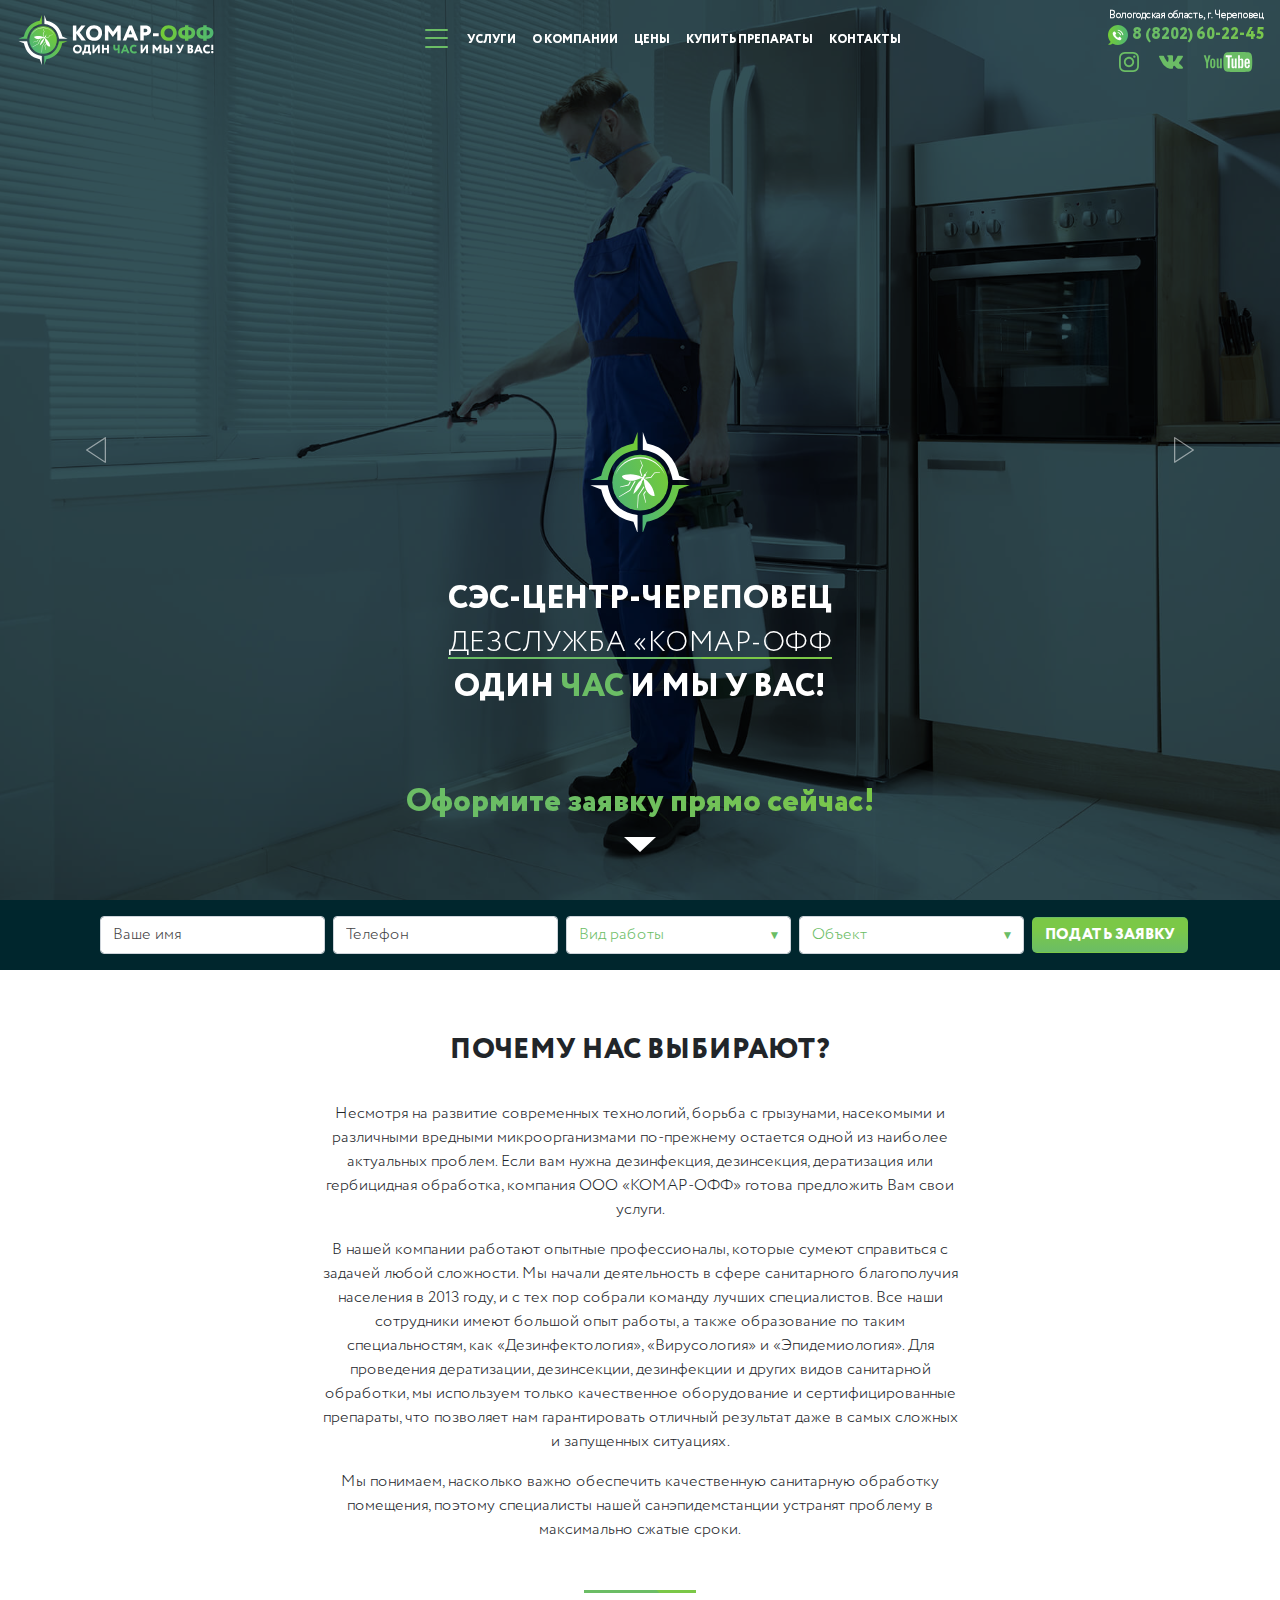
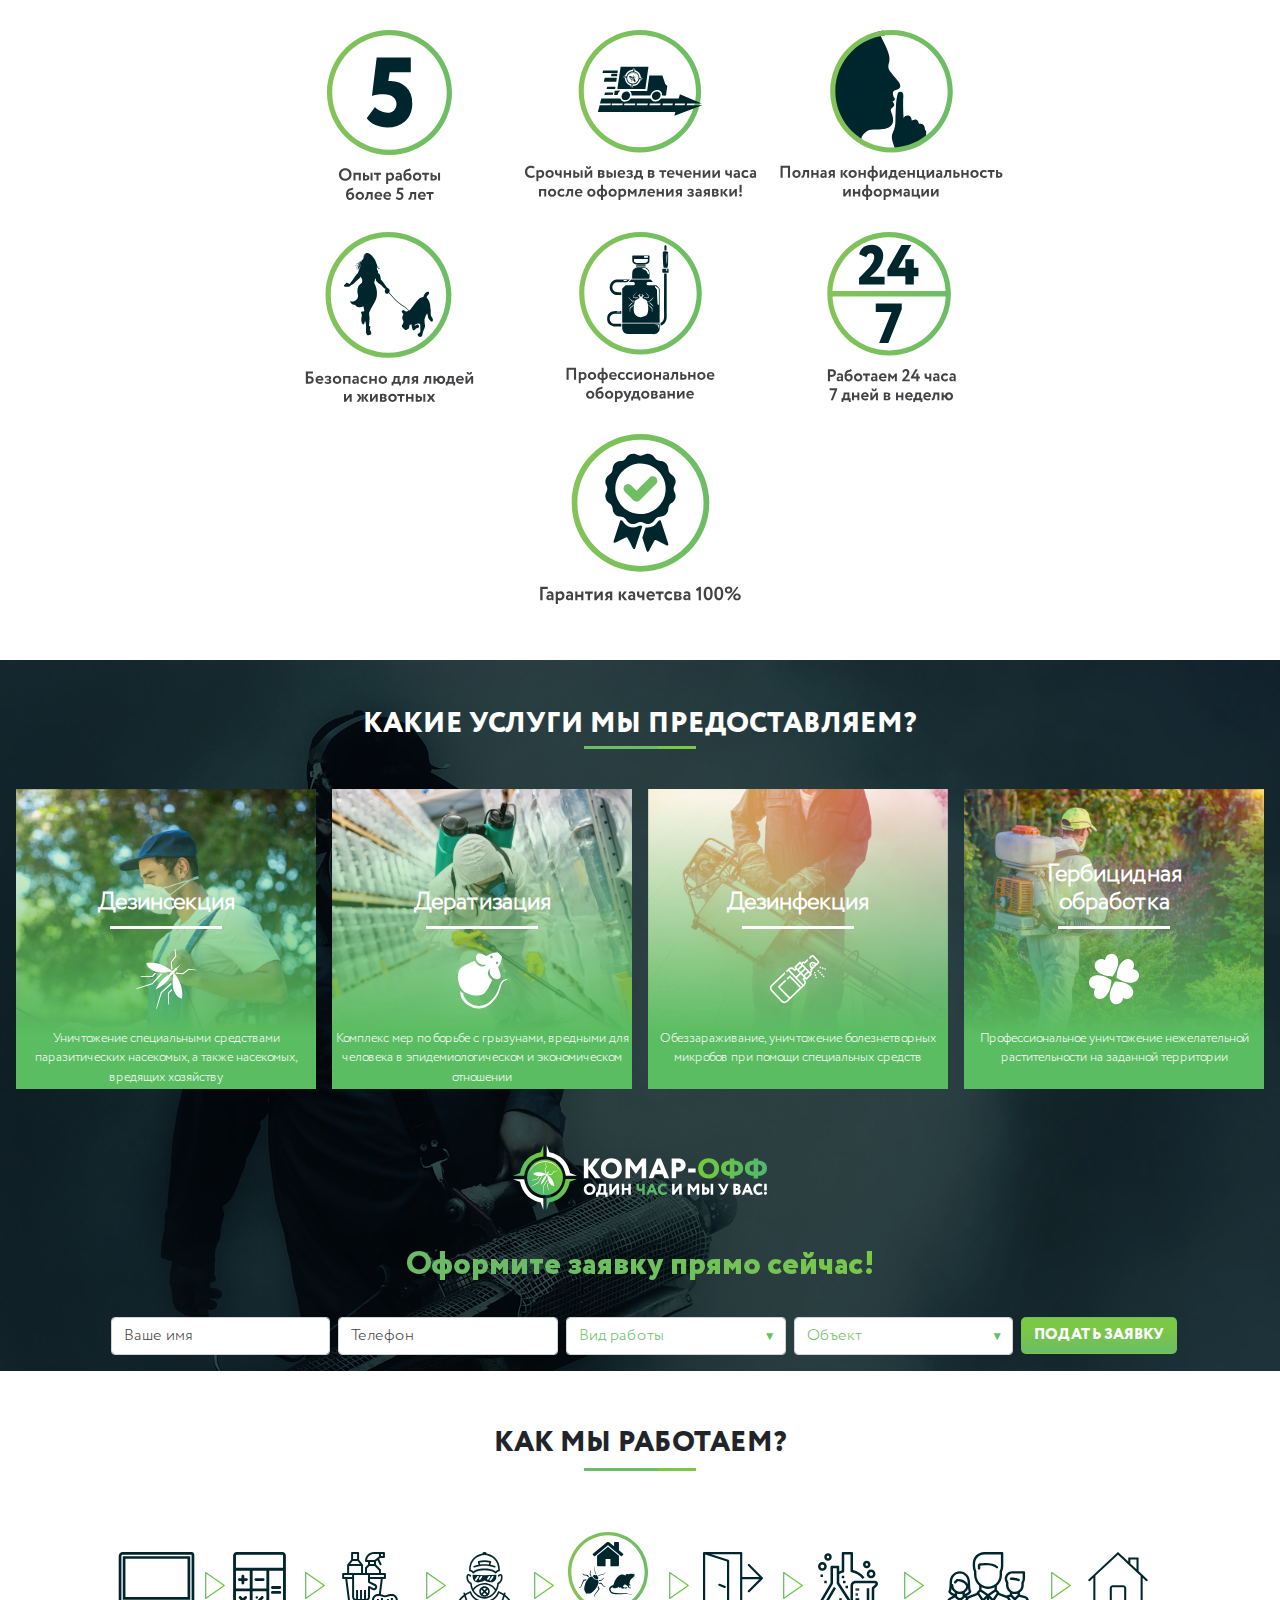
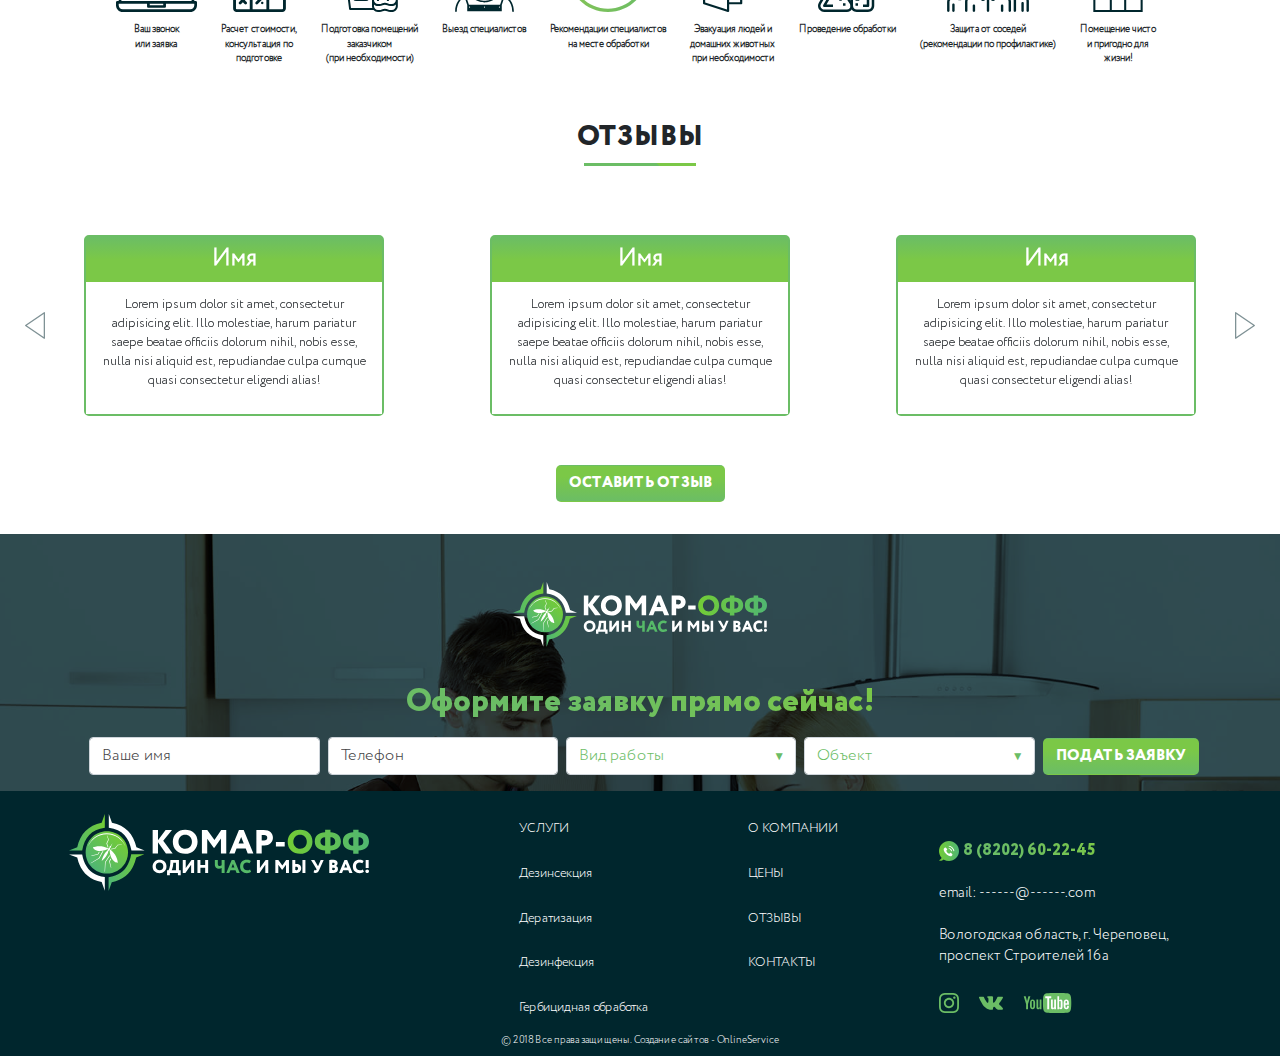
<file: index.html>
<!DOCTYPE html>
<html lang="ru">
  <head>
    <meta charset="UTF-8">
    <meta name="viewport" content="width=device-width, initial-scale=1">
    <script src="script.js " async ></script>
    <link rel="stylesheet" href="bootstrap/css/bootstrap.min.css">
    <link href="css/full-slider.css" rel="stylesheet">
   <!--  <link rel="stylesheet" href="https://stackpath.bootstrapcdn.com/bootstrap/4.1.3/css/bootstrap.min.css" integrity="sha384-MCw98/SFnGE8fJT3GXwEOngsV7Zt27NXFoaoApmYm81iuXoPkFOJwJ8ERdknLPMO" crossorigin="anonymous"> -->
    <!-- <script src="https://stackpath.bootstrapcdn.com/bootstrap/4.1.3/js/bootstrap.min.js" integrity="sha384-ChfqqxuZUCnJSK3+MXmPNIyE6ZbWh2IMqE241rYiqJxyMiZ6OW/JmZQ5stwEULTy" crossorigin="anonymous"></script> -->
    <link rel="stylesheet" href="css/style.css">
    <title>Maket</title>
    <style>
    </style>
  </head>
  <body>
    <header class="row">  
      <div class="fixed-top"> <!-- d-lg-none -->
        <nav class="navbar navbar-expand-lg  nav-color-main">               
          <button class="button-menu navbar-toggle d-lg-none" type="button" data-toggle="collapse" data-target="#navbar1" aria-controls="navbar1" aria-expanded="false" aria-label="Toggle navigation">
          <svg class="ham hamRotate ham8" viewBox="0 0 100 100" width="40" onclick="this.classList.toggle('active')">
          <path class="line top" d="m 30,33 h 40 c 3.722839,0 7.5,3.126468 7.5,8.578427 0,5.451959 -2.727029,8.421573 -7.5,8.421573 h -20" />
          <path class="line middle" d="m 30,50 h 40" />
          <path class="line bottom" d="m 70,67 h -40 c 0,0 -7.5,-0.802118 -7.5,-8.365747 0,-7.563629 7.5,-8.634253 7.5,-8.634253 h 20" /></svg>
          </button>
          <a href="index.html" class="nav-brand mr-auto ml-auto">
            <img src="svg/logo2.svg" alt="">
          </a>
          <div class="collapse navbar-collapse" id="navbar1">
            <ul class="navbar-nav mr-auto ml-auto align-items-center ">
              <li class="nav-item active d-lg-block d-none">
                  <div class="dropdown">
                  <button class="button-menu" type="button" id="dropdownMenuButton" data-toggle="dropdown" aria-haspopup="true" aria-expanded="false">
                    <div class="menu-li">
                      <span></span>
                      <span></span>
                      <span></span>
                    </div>
                  </button>
                  <div class="dropdown-menu " aria-labelledby="dropdownMenuButton">
                    <div class="d-flex flex-row">
                      <ul>
                        <li><h4><a href="#">Дезинсекция</a></h4></li>
                        <li>
                          <img src="svg/type of work/insect/Blokha.svg" alt=""><a href="#">УНИЧТОЖЕНИЕ БЛОХ</a></li>
                        <li>
                          <img src="svg/type of work/insect/komar.svg" alt=""><a href="#">УНИЧТОЖЕНИЕ КОМАРОВ</a></li>
                        <li>
                          <img src="svg/type of work/insect/meravei.svg" alt="">
                          <a href="#">ДЕЗИНСЕКЦИЯ МУРАВЬЕВ</a></li>
                        <li>
                          <img src="svg/type of work/insect/tarakan.svg" alt=""><a href="#">УНИЧТОЖЕНИЕ ТАРАКАНОВ</a></li>
                        <li>
                          <img src="svg/type of work/insect/Klesh.svg" alt=""><a href="#">ОБРАБОТКА ОТ КЛЕЩЕЙ</a></li>
                        <li>
                          <img src="svg/type of work/insect/drevotoch.svg" alt=""><a href="#">ОБРАБОТКА ОТ ДРЕВОТОЧЦА</a></li>
                        <li>
                          <img src="svg/type of work/insect/osa.svg" alt=""><a href="#">УНИЧТОЖЕНИЕ ОС</a></li>
                        <li>
                          <img src="svg/type of work/insect/mokrica.svg" alt=""><a href="#">БОРЬБА С МОКРИЦАМИ</a></li>
                        <li>
                          <img src="svg/type of work/insect/muha.svg" alt=""><a href="#">БОРЬБА С МУХАМИ</a></li>
                        <li>
                          <img src="svg/type of work/insect/klop.svg" alt=""><a href="#">УНИЧТОЖЕНИЕ КЛОПОВ</a></li>
                      </ul>
                      <ul>
                        <li>
                          <h4><a href="#">Дератизация</a></h4>
                        </li>
                        <li>
                          <img src="svg/type of work/deratization/rat.svg" alt=""><a href="#">УНИЧТОЖЕНИЕ КРЫС</a></li>
                        <li>
                          <img src="svg/type of work/deratization/mouse.svg" alt=""><a href="#">ДЕРАТИЗАЦИЯ МЫШЕЙ</a></li>
                      </ul>
                      <ul>
                        <li>
                          <h4><a href="#">Дезинфекция</a></h4>
                        </li>
                        <li>
                          <img src="svg/type of work/disinfection/house.svg" alt=""><a href="#">ДЕЗИНФЕКЦИЯ ПОМЕЩЕНИЙ</a></li>
                        <li>
                          <img src="svg/type of work/disinfection/car.svg" alt=""><a href="#">ДЕЗИНФЕКЦИЯ АВТОТРАНСПОРТА</a></li>
                        <li>
                          <img src="svg/type of work/disinfection/rip.svg" alt=""><a href="#">ДЕЗИНФЕКЦИЯ ПОСЛЕ ТРУПОВ</a></li>
                      </ul>
                      <ul>
                        <li>
                          <h4><a href="pages/service/herbicide/herbicide.html">Гербицидная обработка</a></h4>
                        </li>
                        <li>
                          <img src="svg/type of work/Herbicides/white-Sornyak.svg" alt="">
                          <a href="#">ОБРАБОТКА ОТ СОРЯКОВ</a>
                        </li>
                        <li>
                          <img src="svg/type of work/Herbicides/white-borsh.svg" alt=""><a href="#">ОБРАБОТКА ОТ БОРЩЕВИКА</a></li>
                      </ul>
                    </div>
                  </div>
                </div>
              </li>
              <li class="nav-item active">
                <a href="pages/service/insect/insect.html" class="nav-link">УСЛУГИ<span class="sr-only">(current)</span></a>
              </li>
              <li><a href="pages/about/whoWeAre.html" class="nav-link">О КОМПАНИИ<span class="sr-only">(current)</span></a></li>
              <li><a href="pages/price/price.html" class="nav-link">ЦЕНЫ<span class="sr-only">(current)</span></a></li>
              <li><a href="#" class="nav-link">КУПИТЬ ПРЕПАРАТЫ<span class="sr-only">(current)</span></a></li>
              <li><a href="#" class="nav-link">ОТЗЫВЫ<span class="sr-only">(current)</span></a></li>
              <li><a href="pages/contacts/contact.html" class="nav-link">КОНТАКТЫ<span class="sr-only">(current)</span></a></li>
            </ul>
          </div>
          <div class="d-none d-lg-flex flex-column align-items-center">
            <span class="text-color-light" style="font-size: 10px">
              Вологодская область, г. Череповец
            </span>
            <div class="d-flex flex-row align-items-center">
              <img src="svg/phone.svg" class="phone  mr-1" alt="">
              <a href="#" class="gradient-text">8 (8202) 60-22-45</a>
            </div>
            <div class="d-flex flex-row social justify-content-between align-items-center">
              <a href="#" class="ig"><img src="svg/social/ig.svg" alt=""></a>
              <a href="#" class="vk"><img src="svg/social/vk.svg" alt=""></a>
              <a href="#" class=""><img src="svg/social/youtube.svg" alt=""></a>
            </div>
          </div>
          </nav>
        </div>
      </div>
    </header>
    <section id="carouselIndicators" class="image-main-first color container-fluid padding-main carousel slide" data-ride="carousel">
      <div  class="" >
        <ol class="carousel-indicators">
          <li data-target="#carouselIndicators" data-slide-to="0" class="active"></li>
          <li data-target="#carouselIndicators" data-slide-to="1"></li>
          <li data-target="#carouselIndicators" data-slide-to="2"></li>
        </ol>
        <div class="carousel-inner" role="listbox">
          <!-- Slide One - Set the background image for this slide in the line below -->
          <div class="carousel-item active" style="background-image: url('image/main.jpg')">
            <div class="carousel-caption d-flex flex-column align-items-center">
              <div class="d-flex flex-column align-items-center mt-5">
                <div class="logo mb-5">
                  <img src="svg/drawing.svg" alt="">
                </div>  
                <div class="d-flex flex-row justify-content-center justify-content-center mb-1" style="width: 100%">
                  <div class="d-flex flex-column align-items-center justify-content-center slogan">
                    <h2>СЭС-ЦЕНТР-ЧЕРЕПОВЕЦ</h2>
                    <h3 class="normalized">ДЕЗСЛУЖБА «КОМАР-ОФФ</h3>
                    <span class="border-grad justify-content-center"></span>
                    <h2>ОДИН <span class="brand-color"> ЧАС </span>И МЫ У ВАС!</h2>
                  </div>
                </div>
                <div class="d-flex flex-column align-items-center justify-content-end">
                  <div class="mt-3">
                    <h3 class="gradient-text mt-5">Оформите заявку прямо сейчас!</h3>
                  </div>
                  <img src="svg/arrow/white-down.svg" class="d-flex justify-content-center flex-row arrow-down m-2" alt="стрелка вниз">
                  <a class="d-flex d-lg-none mb-4 mt-2 a-button" >ПОЗВОНИТЬ</a>
                </div>
              </div>
            </div>
          </div>
          <!-- Slide Two - Set the background image for this slide in the line below -->
          <div class="carousel-item" style="background-image: url('image/main.jpg')">
             <div class="carousel-caption d-flex flex-column align-items-center">
              <div class="d-flex flex-column align-items-center mt-5">
                <div class="logo mb-5">
                  <img src="svg/drawing.svg" alt="">
                </div>  
                <div class="d-flex flex-row justify-content-center justify-content-center mb-1" style="width: 100%">
                  <div class="d-lg-flex flex-column align-items-center slogan">
                    <h2>СЭС-ЦЕНТР-ЧЕРЕПОВЕЦ</h2>
                    <h3 class="normalized">ДЕЗСЛУЖБА «КОМАР-ОФФ</h3>
                    <span class="border-grad justify-content-center"></span>
                    <h2>ОДИН <span class="brand-color"> ЧАС </span>И МЫ У ВАС!</h2>
                  </div>
                </div>
                <div class="d-flex flex-column align-items-center justify-content-end">
                  <div class="mt-3">
                    <h3 class="gradient-text mt-5">Оформите заявку прямо сейчас!</h3>
                  </div>
                  <img src="svg/arrow/white-down.svg" class="d-flex justify-content-center flex-row arrow-down m-2" alt="стрелка вниз">
                  <a class="d-flex d-lg-none mb-4 mt-2 a-button" >ПОЗВОНИТЬ</a>
                </div>
              </div>
            </div>
          </div>
          <!-- Slide Three - Set the background image for this slide in the line below -->
          <div class="carousel-item " style="background-image: url('image/main.jpg')">
             <div class="carousel-caption d-flex flex-column align-items-center">
              <div class="d-flex flex-column align-items-center mt-5">
                <div class="logo mb-5">
                  <img src="svg/drawing.svg" alt="">
                </div>  
                <div class="d-flex flex-row justify-content-center justify-content-center mb-1" style="width: 100%">
                  <div class="d-lg-flex flex-column align-items-center slogan">
                    <h2>СЭС-ЦЕНТР-ЧЕРЕПОВЕЦ</h2>
                    <h3 class="normalized">ДЕЗСЛУЖБА «КОМАР-ОФФ</h3>
                    <span class="border-grad justify-content-center"></span>
                    <h2>ОДИН <span class="brand-color"> ЧАС </span>И МЫ У ВАС!</h2>
                  </div>
                </div>
                <div class="d-flex flex-column align-items-center justify-content-end">
                  <div class="mt-3">
                    <h3 class="gradient-text mt-5">Оформите заявку прямо сейчас!</h3>
                  </div>
                  <img src="svg/arrow/white-down.svg" class="d-flex justify-content-center flex-row arrow-down m-2" alt="стрелка вниз">
                  <a class="d-flex d-lg-none mb-4 mt-2 a-button" >ПОЗВОНИТЬ</a>
                </div>
              </div>
            </div>
          </div>
        </div>
        <a class="carousel-control-prev" href="#carouselIndicators" role="button" data-slide="prev">
          <!-- <span class="carousel-control-prev-icon" aria-hidden="true"> -->
            <img class="arrow d-lg-flex d-none" src="svg/arrow/white-left.svg" alt="">
          <!-- </span> -->
          <span class="sr-only">Previous</span>
        </a>
        <a class="carousel-control-next" href="#carouselIndicators" role="button" data-slide="next">
          <!-- <span class="carousel-control-next-icon" aria-hidden="true"></span> -->
          <img class="arrow d-lg-flex d-none" src="svg/arrow/white-right.svg" alt="">
          <span class="sr-only">Next</span>
        </a>
      </div>
    </section>
    <section class="container-fluid form-color-main pt-3 pb-3 d-lg-block d-none">
     
      <form class="form-inline justify-content-center">
        <div class="form-group ml-2">
          <label for="name-input" class=" col-form-label"></label>
          <div class="">
            <input class="form-control " type="text" id="name-input" placeholder="Ваше имя">
          </div>
        </div> 

        <div class="form-group ml-2">
          <label for="tel-input" class=" col-form-label"></label>
          <div class="">
            <input class="form-control" type="tel" id="tel-input" placeholder="Телефон">
          </div>
        </div>

        <div class="form-group ml-2 select">
          <label for="controlWork" class=" col-form-label"></label>
          <select class="form-control" id="controlWork">
            <option value="0">Вид работы</option>
              <optgroup label="Уничтожение">
                <option value="Клопов">Клопов</option>
                <option value="Блох">Блох</option>
                <option value="Комаров">Комаров</option>
                <option value="Тараканов">Тараканов</option>
                <option value="Муравьев">Муравьев</option>
                <option value="Ос">Ос</option>
                <option value="Мышей">Мышей</option>
                <option value="Крыс">Крыс</option>
                <option value="Кротов">Кротов</option>
              </optgroup>
              <optgroup label="Обработка от">
                <option value="Клещей">Клещей</option>
                <option value="Древоточца">Древоточца</option>
                <option value="Борщевика">Борщевика</option>
                <option value="Сорняков">Сорняков</option>
              </optgroup>
              <optgroup label="Борьба с">
                <option value="Мокрицами">Мокрицами</option>
                <option value="Мухами">Мухами</option>
              </optgroup>
              <optgroup label="Дезинфекция" >
                <option value="Авто">Авто</option>
                <option value="Помещения">Помещения</option>
                <option value="После">После трупов</option>
              </optgroup>
          </select>
        </div>
        <div class="form-group ml-2 select">
          <label for="controlObject" class=" col-form-label"></label>
          <select class="form-control" id="controlObject">
            <option value="0">Объект</option>
            <option value="Участок">Участок</option>
            <option value="Дом/Коттедж">Дом/Коттедж</option>
            <option value="Комната">Комната</option>
            <option value="1 к. Квартира">1 к. Квартира</option>
            <option value="2 к. Квартира">2 к. Квартира</option>
            <option value="3 к. Квартира">3 к. Квартира</option>
            <option value="4 к. Квартира">4 к. Квартира</option>
            <option value="Другое">Другое</option>
          </select>
        </div>
        <button type="submit" class="btn ml-2 button-brand-style">ПОДАТЬ ЗАЯВКУ</button>
      </form>
    </section>


     <section class="container-fluid mb-5">
      <div class="d-flex justify-content-center">
        <div class="mt-5 mb-3 pt-3">
          <h3>ПОЧЕМУ НАС ВЫБИРАЮТ?</h3>
        </div>
      </div> 
      
      <div class="row justify-content-center">
        <div class="content-text ">
        <p>Несмотря на развитие современных технологий, борьба с грызунами, насекомыми и различными вредными микроорганизмами по-прежнему остается одной из наиболее актуальных проблем. Если вам нужна дезинфекция, дезинсекция, дератизация или гербицидная обработка, компания ООО «КОМАР-ОФФ» готова предложить Вам свои услуги.</p>


        <p>В нашей компании работают опытные профессионалы, которые сумеют справиться с задачей любой сложности. Мы начали деятельность в сфере санитарного благополучия населения в 2013 году, и с тех пор собрали команду лучших специалистов. Все наши сотрудники имеют большой опыт работы, а также образование по таким специальностям, как «Дезинфектология», «Вирусология» и «Эпидемиология». Для проведения дератизации, дезинсекции, дезинфекции и других видов санитарной обработки, мы используем только качественное оборудование и сертифицированные препараты, что позволяет нам гарантировать отличный результат даже в самых сложных и запущенных ситуациях.</p>


        <p>Мы понимаем, насколько важно обеспечить качественную санитарную обработку помещения, поэтому специалисты нашей санэпидемстанции устранят проблему в максимально сжатые сроки.</p>
        <div class="d flex flex-row justify-content-center mt-5 mb-5">
          <span class="border-grad border-width"></span>
        </div>
        </div>
      </div>      


      <div class="container-fluid  benefit-contain mt-3"> <!-- flex-column d-sm-none align-items-center-->
        <div class="row justify-content-center">
          <div class="m-2 d-flex flex-column">
            <img class="benefit" src="svg/benefit/1.svg" alt="">  
          </div>
          <div class="m-2 d-flex flex-column">
            <img class="benefit" src="svg/benefit/2.svg" alt="">
          </div>
          <div class="m-2 d-flex flex-column">
            <img class="benefit" src="svg/benefit/3.svg" alt="">  
          </div>
          <div class="m-2 d-flex flex-column">
            <img class="benefit" src="svg/benefit/4.svg" alt=""> 
          </div>
          <div class="m-2 d-flex flex-column">
            <img  class="benefit" src="svg/benefit/5.svg" alt="">  
          </div>
          <div class="m-2 d-flex flex-column">
            <img class="benefit" src="svg/benefit/6.svg" alt="">  
          </div>
          <div class="m-2 d-flex flex-column">
            <img class="benefit" src="svg/benefit/7.svg" alt="">  
          </div>
        </div>
      </div>                
    </section>
    <section class="image-main-second color container-fluid">
      <div class="d-flex justify-content-center ">
        <div class="m-2 d-flex flex-column mt-5 pos-rel">
          <h3 class="">КАКИЕ УСЛУГИ МЫ ПРЕДОСТАВЛЯЕМ?</h3>
          <span class="border-grad border-width"></span>
        </div>
      </div>
      <div class="row d-flex justify-content-center align-items-center mt-4">
        <a  href="#" class="decoration-link">
          <div class="work-bg-1 m-2 d-flex flex-column justify-content-end align-items-center">
            <h4 class="service-h">Дезинсекция</h4>
              <div class="align-icon d-flex-column align-items-center">
                <span class="type-work-border d-none d-lg-flex"></span>
                <span class="type-work-void"></span>
                <img class="icon-type-work" src="svg/type of work/insect/komar.svg" alt="">
              </div>
            <p class="description-type-work">Уничтожение специальными средствами паразитических насекомых, а также насекомых, вредящих хозяйству</p>
            <span href="#" class="d-lg-none a-button">ПОДРОБНЕЕ</span>
            <span class="type-work-border-min d-lg-none" ></span>  
          </div>
        </a>
        <a href="#" class="decoration-link">
          <div class="work-bg-2 m-2 d-flex flex-column justify-content-end align-items-center">
            <h4 class="service-h">Дератизация</h4>
            <div class="align-icon d-flex-column align-items-center">
              <span class="type-work-border d-none d-lg-flex"></span>
              <span class="type-work-void"></span>
              <img class="icon-type-work" src="svg/type of work/deratization/mouse.svg" alt="">
              </div>
            <p class="description-type-work">Комплекс мер по борьбе с грызунами, вредными для человека в эпидемиологическом и экономическом отношении</p>  
            <span href="#" class="d-lg-none a-button">ПОДРОБНЕЕ</span>
            <span class="type-work-border-min d-lg-none" ></span>  
          </div>
        </a>
        <a href="#" class="decoration-link">
          <div class="work-bg-3 m-2 d-flex flex-column justify-content-end align-items-center">
            <h4 class="service-h">Дезинфекция</h4>
            <div class="align-icon d-flex-column align-items-center">
              <span class="type-work-border d-none d-lg-flex"></span>
              <span class="type-work-void"></span>
              <img class="icon-type-work" src="svg/type of work/disinfection/sprey.svg" alt="">
              </div>
            <p class="description-type-work">Обеззараживание, уничтожение болезнетворных микробов при помощи специальных средств </p>  
            <span class="d-lg-none a-button">ПОДРОБНЕЕ</span>
            <span class="type-work-border-min d-lg-none" ></span>  
          </div>
        </a>
        <a href="#" class="decoration-link">
          <div class="work-bg-4 m-2 d-flex flex-column justify-content-end align-items-center">
            <h4 class="service-h">Гербицидная <br> обработка</h4>
            <div class="align-icon d-flex-column align-items-center">
              <span class="type-work-border d-none d-lg-flex"></span>
              <span class="type-work-void"></span>
              <img class="icon-type-work" src="svg/type of work/Herbicides/lepestok.svg" alt="">
              </div>
            <p class="description-type-work">Профессиональное уничтожение нежелательной растительности на заданной территории</p>
            <span href="#" class="d-lg-none a-button">ПОДРОБНЕЕ</span>
            <span class="type-work-border-min d-lg-none" ></span>  
          </div>
        </div>
      </a>
      <div class="d-lg-flex flex-row justify-content-center d-none">
        <div class="m-2 d-flex flex-column">
          <img class="logo-text" src="svg/logo2.svg" alt="">
        </div>
      </div>
      <div class="d-lg-flex flex-row justify-content-center d-none">
        <div class="m-2">
          <h3 class="gradient-text">Оформите заявку прямо сейчас!</h3>
        </div>
      </div>

      <div class="container-fluid  pt-3 pb-3 d-lg-block d-none">
        <form class="form-inline justify-content-center">
        <div class="form-group ml-2">
          <label for="name-input" class=" col-form-label"></label>
          <div class="">
            <input class="form-control " type="text" id="name-input" placeholder="Ваше имя">
          </div>
        </div> 

        <div class="form-group ml-2">
          <label for="tel-input" class=" col-form-label"></label>
          <div class="">
            <input class="form-control" type="tel" id="tel-input" placeholder="Телефон">
          </div>
        </div>

        <div class="form-group ml-2 select">
          <label for="controlWork" class=" col-form-label"></label>
          <select class="form-control" id="controlWork">
            <option value="0">Вид работы</option>
              <optgroup label="Уничтожение">
                <option value="Клопов">Клопов</option>
                <option value="Блох">Блох</option>
                <option value="Комаров">Комаров</option>
                <option value="Тараканов">Тараканов</option>
                <option value="Муравьев">Муравьев</option>
                <option value="Ос">Ос</option>
                <option value="Мышей">Мышей</option>
                <option value="Крыс">Крыс</option>
                <option value="Кротов">Кротов</option>
              </optgroup>
              <optgroup label="Обработка от">
                <option value="Клещей">Клещей</option>
                <option value="Древоточца">Древоточца</option>
                <option value="Борщевика">Борщевика</option>
                <option value="Сорняков">Сорняков</option>
              </optgroup>
              <optgroup label="Борьба с">
                <option value="Мокрицами">Мокрицами</option>
                <option value="Мухами">Мухами</option>
              </optgroup>
              <optgroup label="Дезинфекция" >
                <option value="Авто">Авто</option>
                <option value="Помещения">Помещения</option>
                <option value="После">После трупов</option>
              </optgroup>
          </select>
        </div>
        <div class="form-group ml-2 select">
          <label for="controlObject" class=" col-form-label"></label>
          <select class="form-control" id="controlObject">
            <option value="0">Объект</option>
            <option value="Участок">Участок</option>
            <option value="Дом/Коттедж">Дом/Коттедж</option>
            <option value="Комната">Комната</option>
            <option value="1 к. Квартира">1 к. Квартира</option>
            <option value="2 к. Квартира">2 к. Квартира</option>
            <option value="3 к. Квартира">3 к. Квартира</option>
            <option value="4 к. Квартира">4 к. Квартира</option>
            <option value="Другое">Другое</option>
          </select>
        </div>
        <button type="submit" class="btn ml-2 button-brand-style">ПОДАТЬ ЗАЯВКУ</button>
      </form>
    </div>

    </section>
    <section class="container-fluid mt-5  d-lg-block d-none">
      <div class="d-flex flex-row justify-content-center">
        <div class="m-2">
          <h3>КАК МЫ РАБОТАЕМ?</h3>
          <span class="border-grad border-width"></span>
        </div>
      </div>

      <div class="d-lg-flex flex-row justify-content-center align-items-baseline d-none mt-5" >
        <div class="m-2 row how-element">
          <div class="d-flex flex-column mr-2">
            <img src="svg/how we work/komp.svg" class="how-img" alt="">
            <p>Ваш звонок <br> или заявка</p>
          </div>
          <img class="arrow" src="svg/arrow/green-right.svg" alt="">
        </div>
        <div class="m-2 row how-element">
          <div class="d-flex flex-column mr-2">
            <img src="svg/how we work/calculator.svg" class="how-img" alt="">
            <p>Расчет стоимости, <br> консультация по <br> подготовке</p>
          </div>
          <img class="arrow" src="svg/arrow/green-right.svg" alt="">
        </div>
        <div class="m-2 row how-element">
          <div class="d-flex flex-column mr-2">
            <img src="svg/how we work/Clean.svg" class="how-img" alt="">
            <p>Подготовка помещений <br> заказчиком <br>(при необходимости)</p>
          </div>
          <img class="arrow" src="svg/arrow/green-right.svg" alt="">
        </div>
        <div class="m-2 row how-element">
          <div class="d-flex flex-column mr-2">
            <img src="svg/how we work/man.svg" class="how-img" alt="">
            <p>Выезд специалистов</p>
          </div>
          <img class="arrow" src="svg/arrow/green-right.svg" alt="">
        </div>
        <div class="m-2 row how-element">
          <div class="d-flex flex-column mr-2">
            <img src="svg/how we work/recomended.svg" class="how-img how-img-size" alt="">
            <p>Рекомендации специалистов <br> на месте обработки</p>
          </div>
          <img class="arrow how-arrow-vertical" src="svg/arrow/green-right.svg" alt="">
        </div>
        <div class="m-2 row how-element">
          <div class="d-flex flex-column mr-2">
            <img src="svg/how we work/door.svg" class="how-img" alt="">
            <p>Эвакуация людей и <br> домашних животных <br> при необходимости</p>
          </div>
          <img class="arrow " src="svg/arrow/green-right.svg" alt="">
        </div>
        <div class="m-2 row how-element">
          <div class="d-flex flex-column mr-2">
            <img src="svg/how we work/Chemestri.svg" class="how-img" alt="">
            <p>Проведение обработки</p>
          </div>
          <img class="arrow" src="svg/arrow/green-right.svg" alt="">
        </div>
        <div class="m-2 row how-element">
          <div class="d-flex flex-column mr-2">
            <img src="svg/how we work/sosedi.svg" class="how-img" alt="">
            <p>Защита от соседей <br> (рекомендации по профилактике)</p>
          </div>
          <img class="arrow" src="svg/arrow/green-right.svg" alt="">
        </div>
        <div class="m-2 row how-element">
          <div class="d-flex flex-column mr-2">
            <img src="svg/how we work/House.svg" class="how-img" alt="">
            <p>Помещение чисто <br> и пригодно для <br> жизни!</p>
          </div>
        </div>
      </div>
      <div class="d-lg-flex flex-row justify-content-center d-none m-5">
        <div class="">
          <h3>ОТЗЫВЫ</h3>
          <span class="border-grad border-width"></span>
        </div>
      </div>
      <div id="carouselControls" class="carousel slide" data-ride="pause">
        <div class="carousel-inner">
          <div class="carousel-item active justify-content-center align-items-center">
						<div class="d-lg-flex flex-row justify-content-around d-none m-3">
			        <div class="d-flex m-2 flex-column align-items-center feedback ">
			          <h4 class="name-feedback">Имя</h4>
			          <p class="text-feedback">Lorem ipsum dolor sit amet, consectetur adipisicing elit. Illo molestiae, harum pariatur saepe beatae officiis dolorum nihil, nobis esse, nulla nisi aliquid est, repudiandae culpa cumque quasi consectetur eligendi alias!
			          </p>
			        </div>
			        <div class="d-flex m-2  flex-column align-items-center feedback ">
			          <h4 class="name-feedback">Имя</h4>
			          <p class="text-feedback">Lorem ipsum dolor sit amet, consectetur adipisicing elit. Illo molestiae, harum pariatur saepe beatae officiis dolorum nihil, nobis esse, nulla nisi aliquid est, repudiandae culpa cumque quasi consectetur eligendi alias!
			          </p>
			        </div>
			        <div class="d-flex m-2  flex-column align-items-center feedback ">
			          <h4 class="name-feedback">Имя</h4>
			          <p class="text-feedback">Lorem ipsum dolor sit amet, consectetur adipisicing elit. Illo molestiae, harum pariatur saepe beatae officiis dolorum nihil, nobis esse, nulla nisi aliquid est, repudiandae culpa cumque quasi consectetur eligendi alias!
			          </p>
			        </div>
			      </div>
          </div>
          <div class="carousel-item justify-content-center align-items-center">
            <!-- <img class="d-block w-100" src="..." alt="Second slide"> -->
						<div class="d-lg-flex flex-row justify-content-around d-none m-3">
			        <div class="d-flex m-2  flex-column align-items-center feedback ">
			          <h4 class="name-feedback">Имя</h4>
			          <p class="text-feedback">Lorem ipsum dolor sit amet, consectetur adipisicing elit. Illo molestiae, harum pariatur saepe beatae officiis dolorum nihil, nobis esse, nulla nisi aliquid est, repudiandae culpa cumque quasi consectetur eligendi alias!
			          </p>
			        </div>
			        <div class="d-flex m-2  flex-column align-items-center feedback ">
			          <h4 class="name-feedback">Имя</h4>
			          <p class="text-feedback">Lorem ipsum dolor sit amet, consectetur adipisicing elit. Illo molestiae, harum pariatur saepe beatae officiis dolorum nihil, nobis esse, nulla nisi aliquid est, repudiandae culpa cumque quasi consectetur eligendi alias!
			          </p>
			        </div>
			        <div class="d-flex m-2  flex-column align-items-center feedback ">
			          <h4 class="name-feedback">Имя</h4>
			          <p class="text-feedback">Lorem ipsum dolor sit amet, consectetur adipisicing elit. Illo molestiae, harum pariatur saepe beatae officiis dolorum nihil, nobis esse, nulla nisi aliquid est, repudiandae culpa cumque quasi consectetur eligendi alias!
			          </p>
			        </div>
			      </div>
          </div>
          <div class="carousel-item justify-content-center align-items-center">
          	<div class="d-lg-flex flex-row justify-content-around d-none m-3">
			        <div class="d-flex m-2  flex-column align-items-center feedback ">
			          <h4 class="name-feedback">Имя</h4>
			          <p class="text-feedback">Lorem ipsum dolor sit amet, consectetur adipisicing elit. Illo molestiae, harum pariatur saepe beatae officiis dolorum nihil, nobis esse, nulla nisi aliquid est, repudiandae culpa cumque quasi consectetur eligendi alias!
			          </p>
			        </div>
			        <div class="d-flex m-2  flex-column align-items-center feedback ">
			          <h4 class="name-feedback">Имя</h4>
			          <p class="text-feedback">Lorem ipsum dolor sit amet, consectetur adipisicing elit. Illo molestiae, harum pariatur saepe beatae officiis dolorum nihil, nobis esse, nulla nisi aliquid est, repudiandae culpa cumque quasi consectetur eligendi alias!
			          </p>
			        </div>
			        <div class="d-flex m-2  flex-column align-items-center feedback ">
			          <h4 class="name-feedback">Имя</h4>
			          <p class="text-feedback">Lorem ipsum dolor sit amet, consectetur adipisicing elit. Illo molestiae, harum pariatur saepe beatae officiis dolorum nihil, nobis esse, nulla nisi aliquid est, repudiandae culpa cumque quasi consectetur eligendi alias!
			          </p>
			        </div>
			      </div>
          </div>
        </div>
        <a class="carousel-control-prev" href="#carouselControls" role="button" data-slide="prev">
          <img src="svg/arrow/black-left.svg" class="arrow" alt="">
          <span class="sr-only">Previous</span>
        </a>
        <a class="carousel-control-next" href="#carouselControls" role="button" data-slide="next">
          <img src="svg/arrow/black-right.svg" class="arrow" alt="">
          <span class="sr-only">Next</span>
        </a>
      </div>
			<div class="d-lg-flex flex-row justify-content-center d-none m-3">
        <div class="m-2"><button class="btn button-brand-style">ОСТАВИТЬ ОТЗЫВ</button></div>
      </div>
    </section>
    <section class="image-main-third container-fluid color d-lg-block d-none pb-3">
      <script type="text/javascript" charset="utf-8" async src="https://api-maps.yandex.ru/services/constructor/1.0/js/?um=constructor%3A41b356d0c04e613f7379498a38b4423ccae99c45f00ff9610a3832cccb45107b&amp;width=100%25&amp;height=472&amp;lang=ru_RU&amp;scroll=false"></script>
  
      <div class="d-lg-flex flex-row justify-content-center d-none mt-4">
        <div class="m-2 d-flex flex-column">
          <img class="logo-text" src="svg/logo2.svg" alt="">
        </div>
      </div>
      <div class="d-lg-flex flex-row justify-content-center d-none">
        <div class="m-2">
          <h3 class="gradient-text ">Оформите заявку прямо сейчас!</h3>
        </div>
      </div>
      <form class="form-inline justify-content-center">
        <div class="form-group ml-2">
          <label for="name-input" class=" col-form-label"></label>
          <div class="">
            <input class="form-control " type="text" id="name-input" placeholder="Ваше имя">
          </div>
        </div> 
        <div class="form-group ml-2">
          <label for="tel-input" class=" col-form-label"></label>
          <div class="">
            <input class="form-control" type="tel" id="tel-input" placeholder="Телефон">
          </div>
        </div>
        <div class="form-group ml-2 select">
          <label for="controlWork" class=" col-form-label"></label>
          <select class="form-control" id="controlWork">
            <option value="0">Вид работы</option>
            <optgroup label="Уничтожение">
              <option value="Клопов">Клопов</option>
              <option value="Блох">Блох</option>
              <option value="Комаров">Комаров</option>
              <option value="Тараканов">Тараканов</option>
              <option value="Муравьев">Муравьев</option>
              <option value="Ос">Ос</option>
              <option value="Мышей">Мышей</option>
              <option value="Крыс">Крыс</option>
              <option value="Кротов">Кротов</option>
            </optgroup>
            <optgroup label="Обработка от">
              <option value="Клещей">Клещей</option>
              <option value="Древоточца">Древоточца</option>
              <option value="Борщевика">Борщевика</option>
              <option value="Сорняков">Сорняков</option>
            </optgroup>
            <optgroup label="Борьба с">
              <option value="Мокрицами">Мокрицами</option>
              <option value="Мухами">Мухами</option>
            </optgroup>
            <optgroup label="Дезинфекция" >
              <option value="Авто">Авто</option>
              <option value="Помещения">Помещения</option>
              <option value="После">После трупов</option>
            </optgroup>
          </select>
        </div>
        <div class="form-group ml-2 select">
          <label for="controlObject" class=" col-form-label"></label>
          <select class="form-control" id="controlObject">
            <option value="0">Объект</option>
            <option value="Участок">Участок</option>
            <option value="Дом/Коттедж">Дом/Коттедж</option>
            <option value="Комната">Комната</option>
            <option value="1 к. Квартира">1 к. Квартира</option>
            <option value="2 к. Квартира">2 к. Квартира</option>
            <option value="3 к. Квартира">3 к. Квартира</option>
            <option value="4 к. Квартира">4 к. Квартира</option>
            <option value="Другое">Другое</option>
          </select>
        </div>
        <button type="submit" class="btn ml-2 button-brand-style" type="button">ПОДАТЬ ЗАЯВКУ</button>
      </form>
    </div>
    </section>
    <footer class="container-fluid d-lg-block form-color-main">
      <div class="d-flex flex-row justify-content-around">
        <div class="m-2 d-none d-md-block"><img class="logo-text-small" src="svg/logo2.svg" alt=""></div>
        <div class="footer-info d-lg-flex flex-row justify-content-around">
          <div class="m-2 text-color-light d-lg-flex d-none">
            <ul class="text-color-light serv-footer">УСЛУГИ
              <li><a href="pages/service/insect/insect.html">Дезинсекция</a></li>
              <li><a href="pages/service/deratisation/deratisation.html">Дератизация</a></li>
              <li><a href="pages/service/desinfection/desinfrction.html">Дезинфекция</a></li>
              <li><a href="pages/service/herbicide/herbicide.html">Гербицидная обработка</a></li>
            </ul>
          </div>
          <div class="m-2 text-color-light d-lg-flex d-none">
            <ul class="text-color-light about ">О компании
              <li><a href="pages/price/price.html">ЦЕНЫ</a></li>
              <li><a href="#">ОТЗЫВЫ</a></li>
              <li><a href="pages/contacts/contact.html">КОНТАКТЫ</a></li>
            </ul> </div>
          <div class="m-2">
            <div class="d-lg-flex flex-column align-items-center">
              <div class=" d-flex flex-row align-items-center align-self-start">
                <img src="svg/phone.svg" class="phone  mr-1" alt="">
                <a href="#" class=" gradient-text">8 (8202) 60-22-45</a>
              </div>
              <span class="align-self-start text-color-light" style="font-size: .9rem">
                email: ------@------.com
              </span>
              <span class="text-color-light d-none d-lg-flex" style="font-size: .9rem">
                Вологодская область, г. Череповец, <br> проспект Строителей 16а
              </span>
              <div class="d-flex flex-row social justify-content-between align-items-center align-self-start">
                <a href="#" class="ig"><img src="svg/social/ig.svg" alt=""></a>
                <a href="#" class="vk"><img src="svg/social/vk.svg" alt=""></a>
                <a href="#" class=""><img src="svg/social/youtube.svg" alt=""></a>
              </div>
            </div>
          </div>
        </div>
      </div>
      <div class="d-flex flex-row justify-content-center">
        <div class="m-2 text-color-light">&copy; 2018 Все права защищены. Создание сайтов - OnlineService</div>
        <!-- <div class="m-2">home</div> -->
      </div>
    <!-- <script src="https://code.jquery.com/jquery-3.2.1.slim.min.js" integrity="sha384-KJ3o2DKtIkvYIK3UENzmM7KCkRr/rE9/Qpg6aAZGJwFDMVNA/GpGFF93hXpG5KkN" crossorigin="anonymous"></script> -->
    <!-- <script src="https://cdnjs.cloudflare.com/ajax/libs/popper.js/1.12.9/umd/popper.min.js" integrity="sha384-ApNbgh9B+Y1QKtv3Rn7W3mgPxhU9K/ScQsAP7hUibX39j7fakFPskvXusvfa0b4Q" crossorigin="anonymous"></script> -->
    <!-- <script src="https://maxcdn.bootstrapcdn.com/bootstrap/4.0.0/js/bootstrap.min.js" integrity="sha384-JZR6Spejh4U02d8jOt6vLEHfe/JQGiRRSQQxSfFWpi1MquVdAyjUar5+76PVCmYl" crossorigin="anonymous"></script> -->
    <script src="jquery/jquery-3.2.1.slim.min.js"></script>
    <script src="bootstrap/js/bootstrap.min.js"></script>
    </footer>
  </body>
</html>
</file>
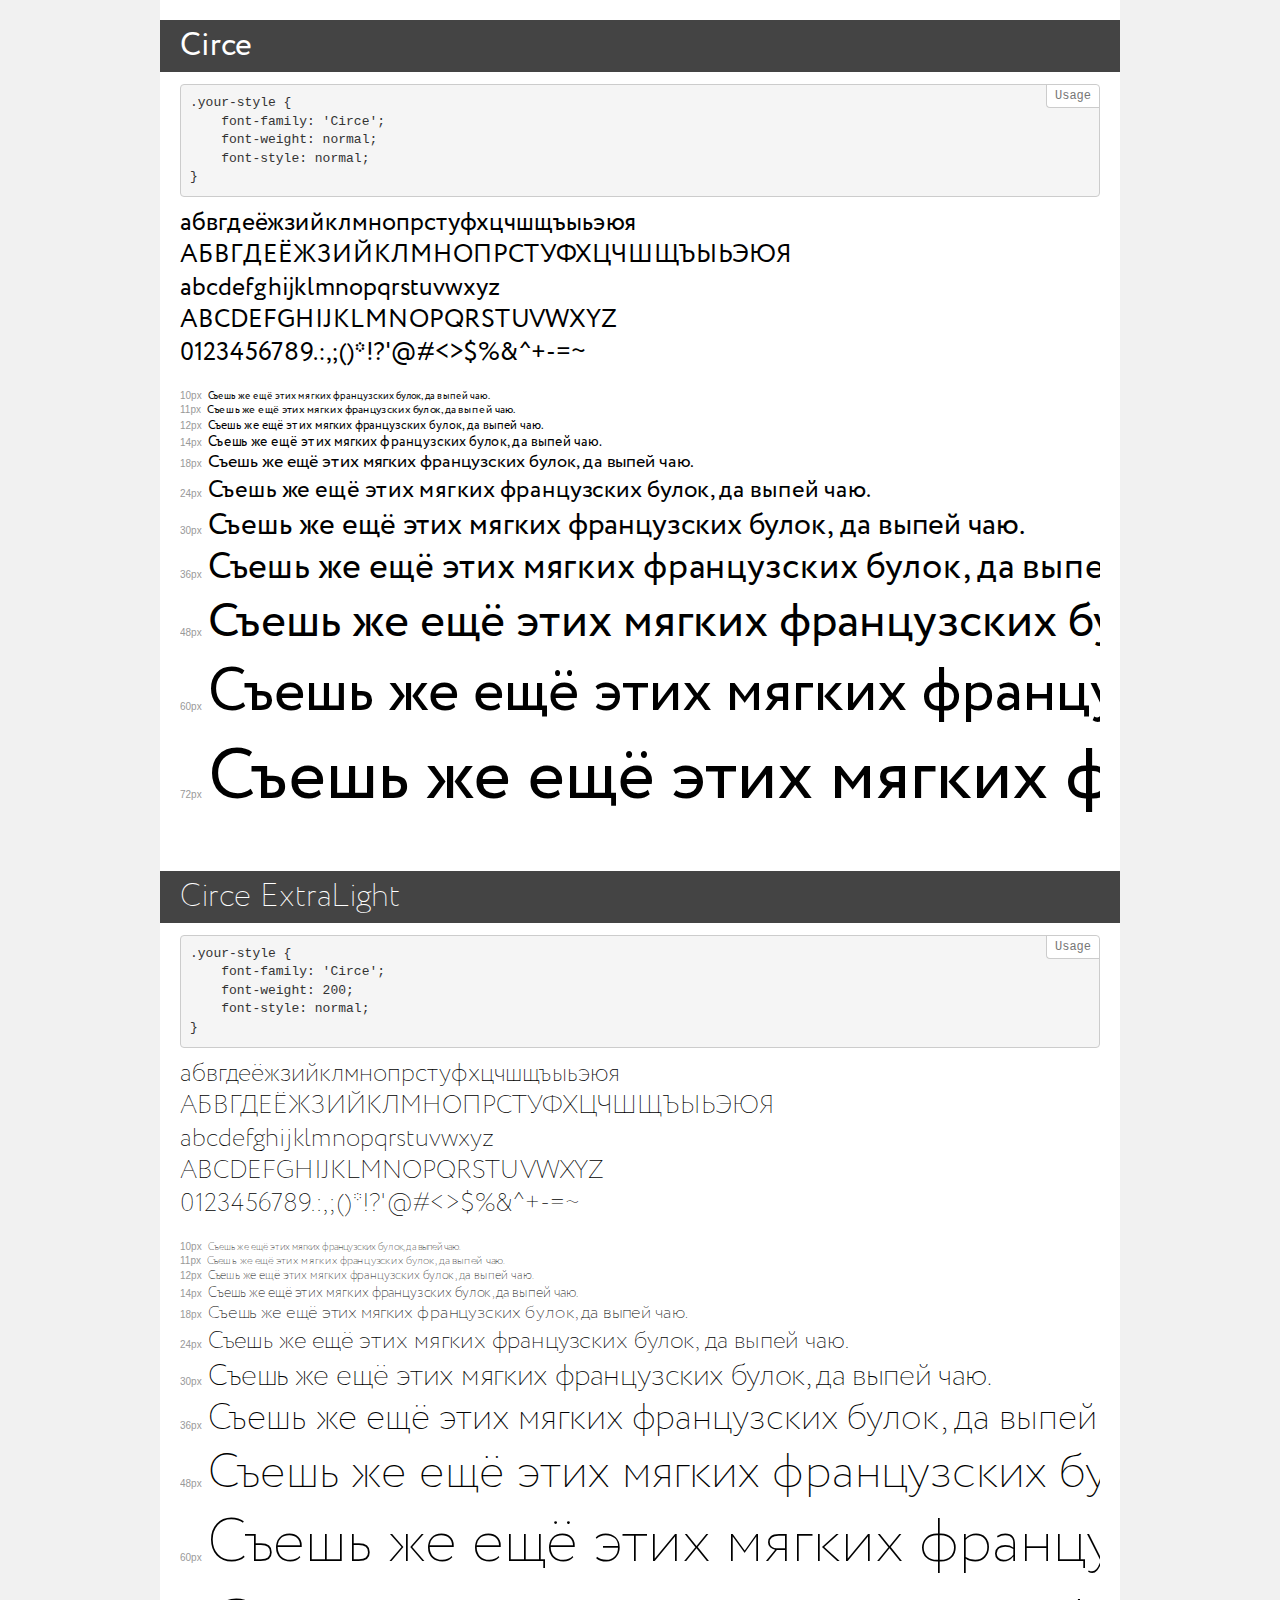
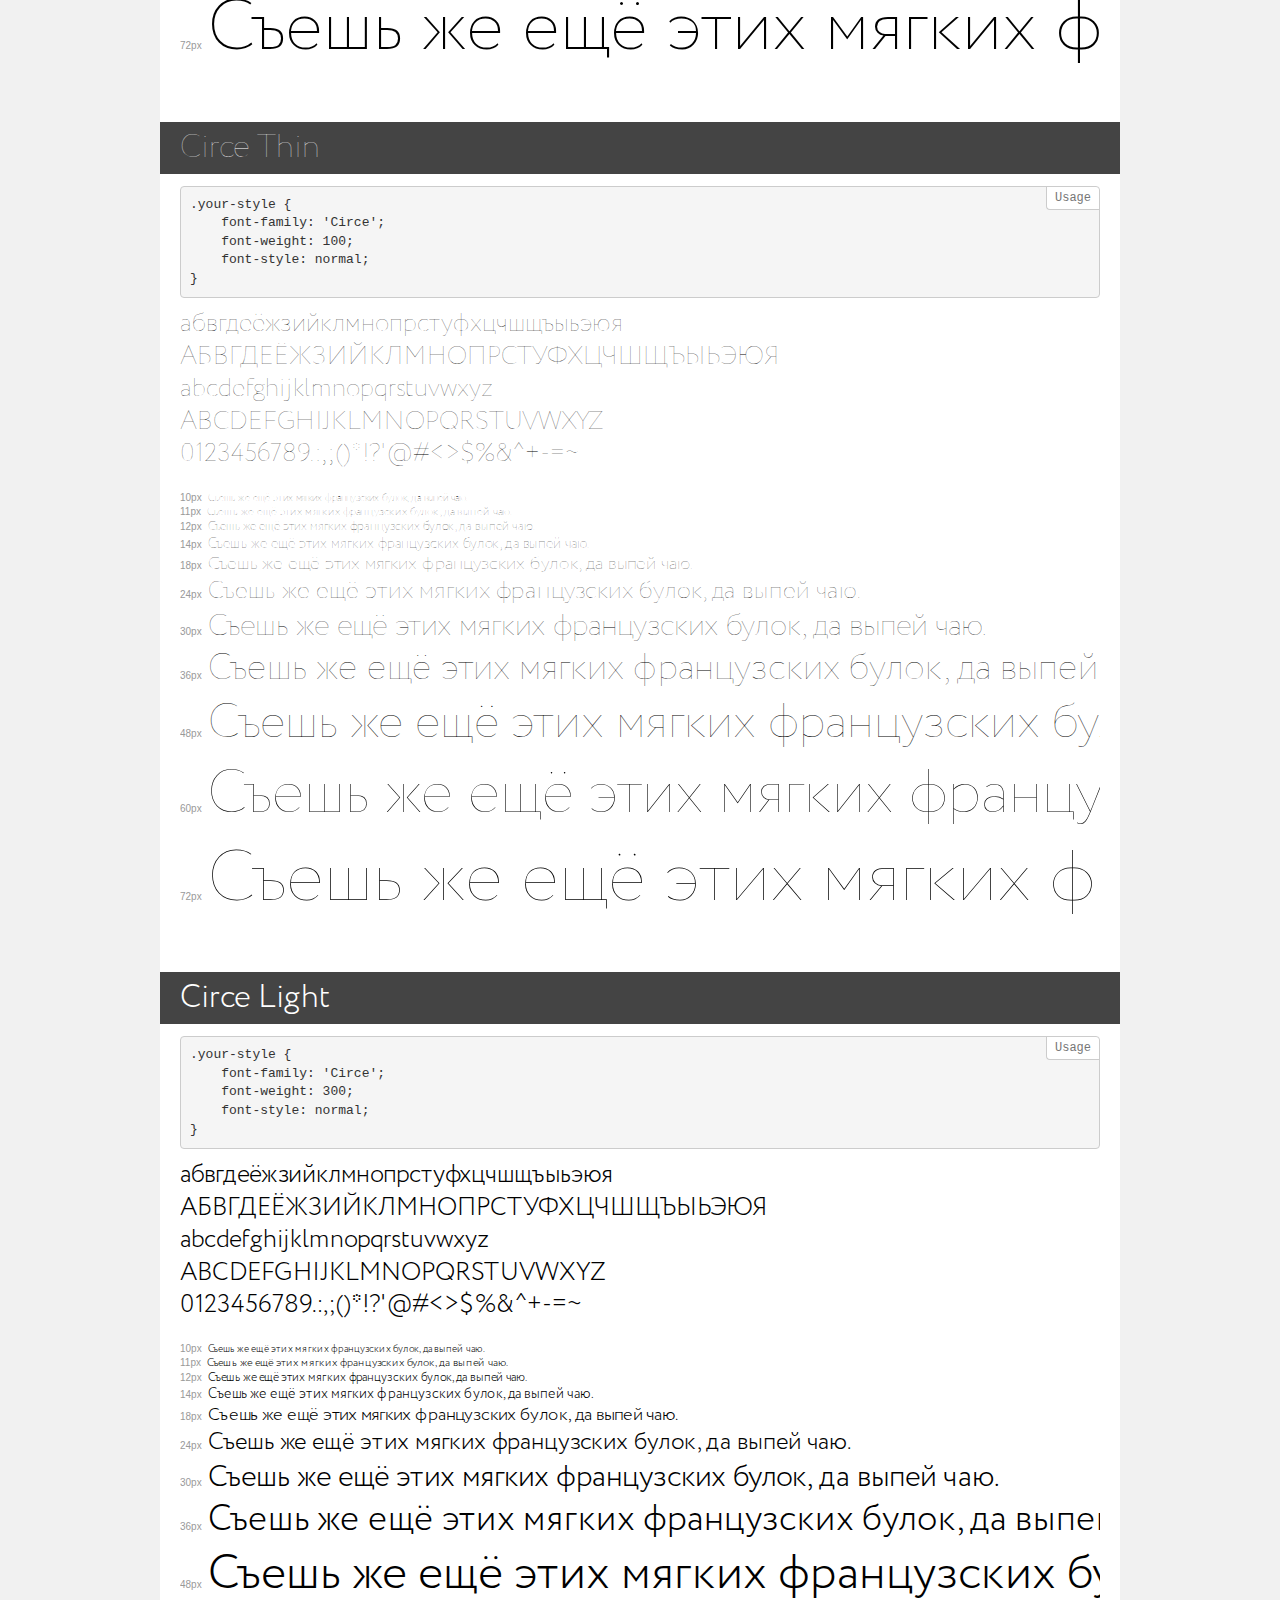
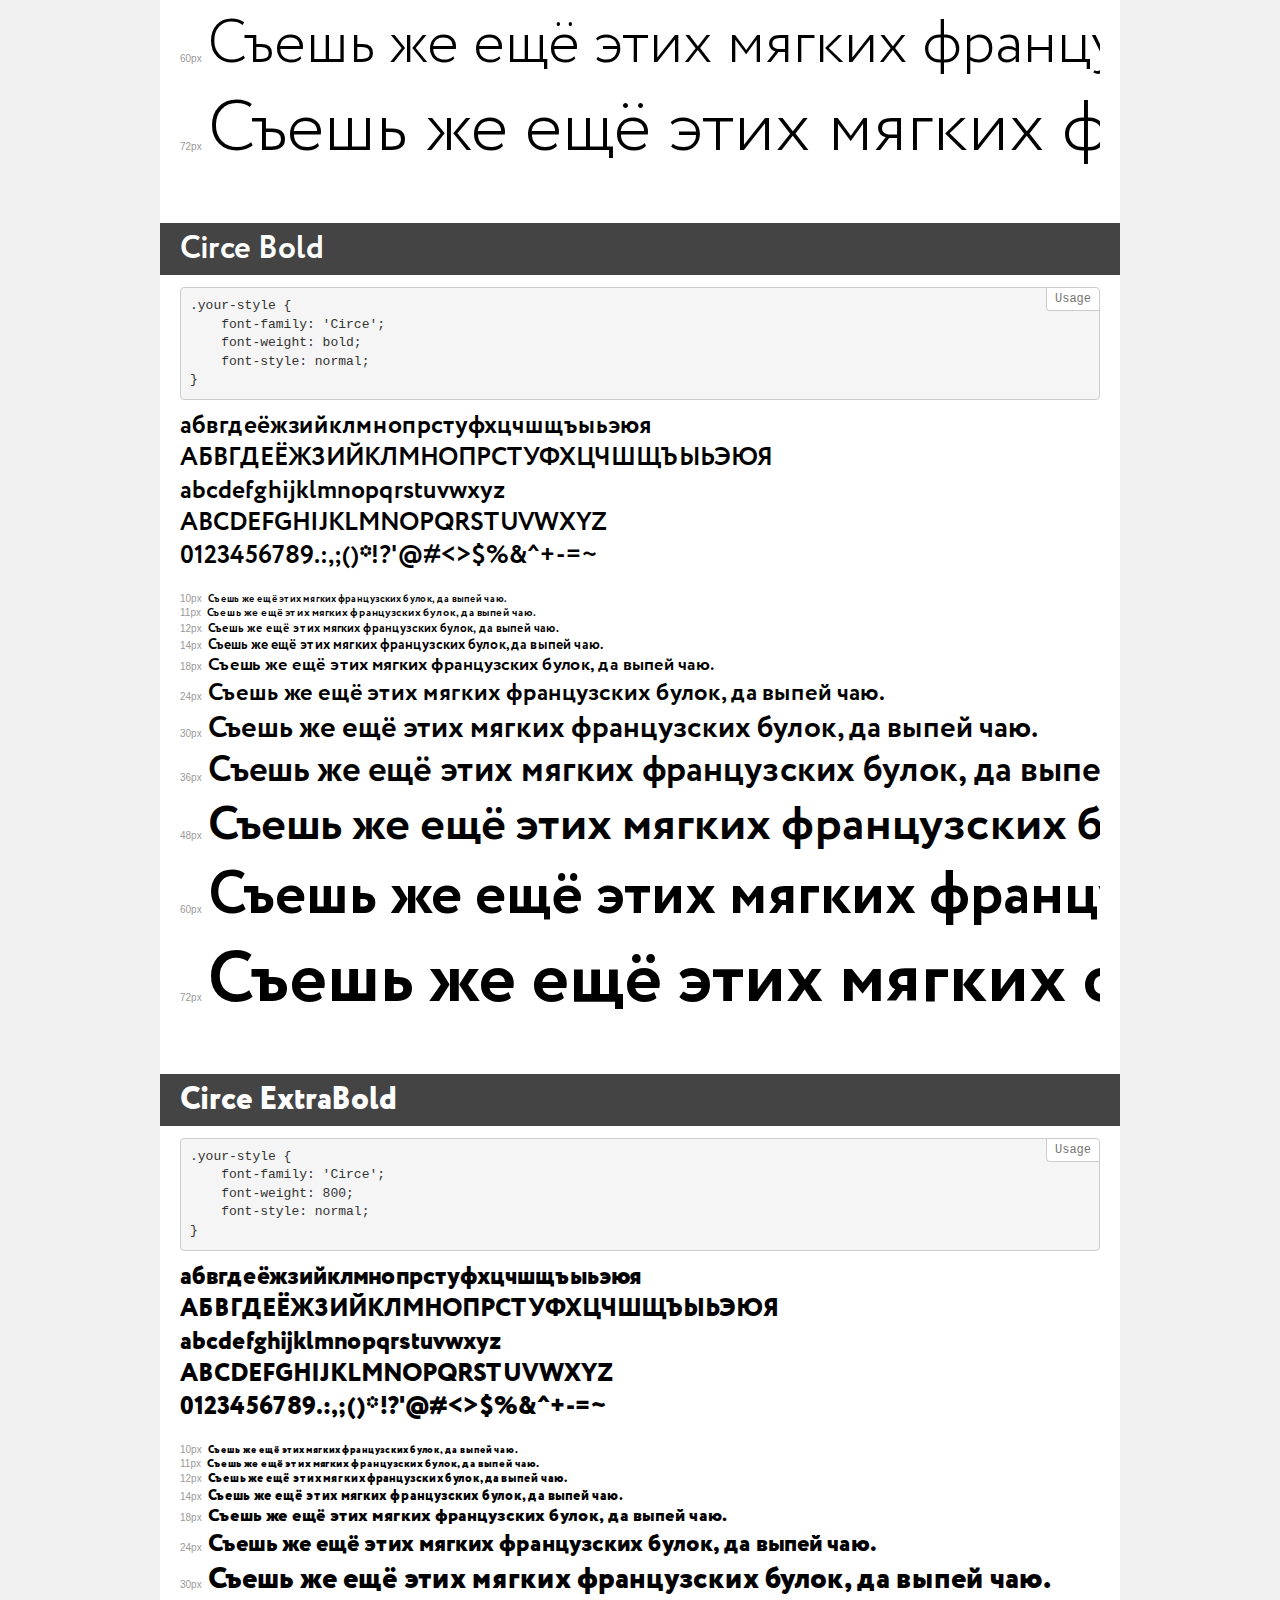
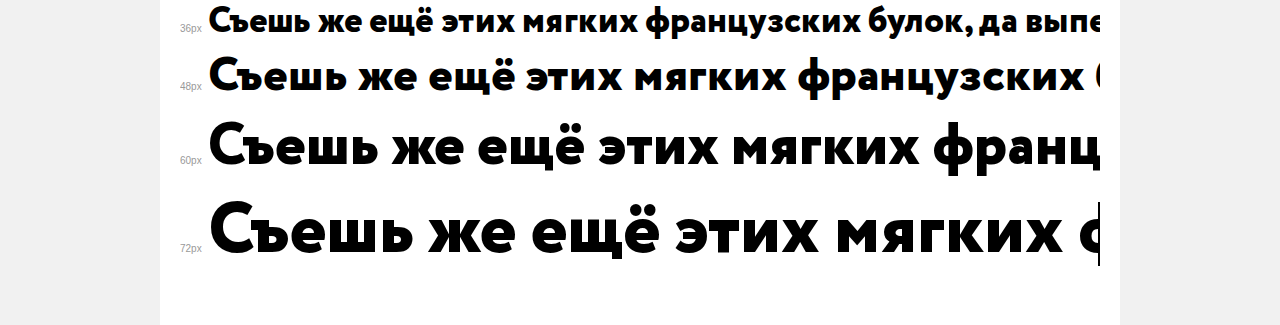
<file: print/demo.html>
<!DOCTYPE html>
<html>
<head>
	<meta charset="utf-8">
	<meta http-equiv="X-UA-Compatible" content="IE=edge">
	<meta name="viewport" content="width=device-width, initial-scale=1">
	<meta name="robots" content="noindex, noarchive">
	<title>Transfonter demo</title>
	<link href="stylesheet.css" rel="stylesheet">
	<style>
		/*
		http://meyerweb.com/eric/tools/css/reset/
		v2.0 | 20110126
		License: none (public domain)
		*/
		html, body, div, span, applet, object, iframe,
		h1, h2, h3, h4, h5, h6, p, blockquote, pre,
		a, abbr, acronym, address, big, cite, code,
		del, dfn, em, img, ins, kbd, q, s, samp,
		small, strike, strong, sub, sup, tt, var,
		b, u, i, center,
		dl, dt, dd, ol, ul, li,
		fieldset, form, label, legend,
		table, caption, tbody, tfoot, thead, tr, th, td,
		article, aside, canvas, details, embed,
		figure, figcaption, footer, header, hgroup,
		menu, nav, output, ruby, section, summary,
		time, mark, audio, video {
			margin: 0;
			padding: 0;
			border: 0;
			font-size: 100%;
			font: inherit;
			vertical-align: baseline;
		}
		/* HTML5 display-role reset for older browsers */
		article, aside, details, figcaption, figure,
		footer, header, hgroup, menu, nav, section {
			display: block;
		}
		body {
			line-height: 1;
		}
		ol, ul {
			list-style: none;
		}
		blockquote, q {
			quotes: none;
		}
		blockquote:before, blockquote:after,
		q:before, q:after {
			content: '';
			content: none;
		}
		table {
			border-collapse: collapse;
			border-spacing: 0;
		}
		/* common styles */
		body {
			background: #f1f1f1;
			color: #000;
		}
		.page {
			background: #fff;
			width: 920px;
			margin: 0 auto;
			padding: 20px 20px 0 20px;
			overflow: hidden;
		}
		.font-container {
			overflow-x: auto;
			overflow-y: hidden;
			margin-bottom: 40px;
			line-height: 1.3;
			white-space: nowrap;
			padding-bottom: 5px;
		}
		h1 {
			position: relative;
			background: #444;
			font-size: 32px;
			color: #fff;
			padding: 10px 20px;
			margin: 0 -20px 12px -20px;
		}
		.letters {
			font-size: 25px;
			margin-bottom: 20px;
		}
		.s10:before {
			content: '10px';
		}
		.s11:before {
			content: '11px';
		}
		.s12:before {
			content: '12px';
		}
		.s14:before {
			content: '14px';
		}
		.s18:before {
			content: '18px';
		}
		.s24:before {
			content: '24px';
		}
		.s30:before {
			content: '30px';
		}
		.s36:before {
			content: '36px';
		}
		.s48:before {
			content: '48px';
		}
		.s60:before {
			content: '60px';
		}
		.s72:before {
			content: '72px';
		}
		.s10:before, .s11:before, .s12:before, .s14:before,
		.s18:before, .s24:before, .s30:before, .s36:before,
		.s48:before, .s60:before, .s72:before {
			font-family: Arial, sans-serif;
			font-size: 10px;
			font-weight: normal;
			font-style: normal;
			color: #999;
			padding-right: 6px;
		}
		pre {
			display: block;
			position: relative;
			padding: 9px;
			margin: 0 0 10px;
			font-family: Monaco, Menlo, Consolas, "Courier New", monospace !important;
			font-size: 13px;
			line-height: 1.428571429;
			color: #333;
			font-weight: normal !important;
			font-style: normal !important;
			background-color: #f5f5f5;
			border: 1px solid #ccc;
			overflow-x: auto;
			border-radius: 4px;
		}
		pre:after {
			display: block;
			position: absolute;
			right: 0;
			top: 0;
			content: 'Usage';
			line-height: 1;
			padding: 5px 8px;
			font-size: 12px;
			color: #767676;
			background-color: #fff;
			border: 1px solid #ccc;
			border-right: none;
			border-top: none;
			border-radius: 0 4px 0 4px;
			z-index: 10;
		}
		/* responsive */
		@media (max-width: 959px) {
			.page {
				width: auto;
				margin: 0;
			}
		}
	</style>
</head>
<body>
<div class="page">
	<div class="demo" style="font-family: 'Circe'; font-weight: normal; font-style: normal;">
		<h1>Circe</h1>
		<pre>.your-style {
    font-family: 'Circe';
    font-weight: normal;
    font-style: normal;
}</pre>
		<div class="font-container">
			<p class="letters">
				абвгдеёжзийклмнопрстуфхцчшщъыьэюя <br />
				АБВГДЕЁЖЗИЙКЛМНОПРСТУФХЦЧШЩЪЫЬЭЮЯ <br />
				abcdefghijklmnopqrstuvwxyz <br />
				ABCDEFGHIJKLMNOPQRSTUVWXYZ <br />				0123456789.:,;()*!?'@#<>$%&^+-=~
			</p>
			<p class="s10" style="font-size: 10px;">Съешь же ещё этих мягких французских булок, да выпей чаю.</p>
			<p class="s11" style="font-size: 11px;">Съешь же ещё этих мягких французских булок, да выпей чаю.</p>
			<p class="s12" style="font-size: 12px;">Съешь же ещё этих мягких французских булок, да выпей чаю.</p>
			<p class="s14" style="font-size: 14px;">Съешь же ещё этих мягких французских булок, да выпей чаю.</p>
			<p class="s18" style="font-size: 18px;">Съешь же ещё этих мягких французских булок, да выпей чаю.</p>
			<p class="s24" style="font-size: 24px;">Съешь же ещё этих мягких французских булок, да выпей чаю.</p>
			<p class="s30" style="font-size: 30px;">Съешь же ещё этих мягких французских булок, да выпей чаю.</p>
			<p class="s36" style="font-size: 36px;">Съешь же ещё этих мягких французских булок, да выпей чаю.</p>
			<p class="s48" style="font-size: 48px;">Съешь же ещё этих мягких французских булок, да выпей чаю.</p>
			<p class="s60" style="font-size: 60px;">Съешь же ещё этих мягких французских булок, да выпей чаю.</p>
			<p class="s72" style="font-size: 72px;">Съешь же ещё этих мягких французских булок, да выпей чаю.</p>
		</div>
	</div>
	<div class="demo" style="font-family: 'Circe'; font-weight: 200; font-style: normal;">
		<h1>Circe ExtraLight</h1>
		<pre>.your-style {
    font-family: 'Circe';
    font-weight: 200;
    font-style: normal;
}</pre>
		<div class="font-container">
			<p class="letters">
				абвгдеёжзийклмнопрстуфхцчшщъыьэюя <br />
				АБВГДЕЁЖЗИЙКЛМНОПРСТУФХЦЧШЩЪЫЬЭЮЯ <br />
				abcdefghijklmnopqrstuvwxyz <br />
				ABCDEFGHIJKLMNOPQRSTUVWXYZ <br />				0123456789.:,;()*!?'@#<>$%&^+-=~
			</p>
			<p class="s10" style="font-size: 10px;">Съешь же ещё этих мягких французских булок, да выпей чаю.</p>
			<p class="s11" style="font-size: 11px;">Съешь же ещё этих мягких французских булок, да выпей чаю.</p>
			<p class="s12" style="font-size: 12px;">Съешь же ещё этих мягких французских булок, да выпей чаю.</p>
			<p class="s14" style="font-size: 14px;">Съешь же ещё этих мягких французских булок, да выпей чаю.</p>
			<p class="s18" style="font-size: 18px;">Съешь же ещё этих мягких французских булок, да выпей чаю.</p>
			<p class="s24" style="font-size: 24px;">Съешь же ещё этих мягких французских булок, да выпей чаю.</p>
			<p class="s30" style="font-size: 30px;">Съешь же ещё этих мягких французских булок, да выпей чаю.</p>
			<p class="s36" style="font-size: 36px;">Съешь же ещё этих мягких французских булок, да выпей чаю.</p>
			<p class="s48" style="font-size: 48px;">Съешь же ещё этих мягких французских булок, да выпей чаю.</p>
			<p class="s60" style="font-size: 60px;">Съешь же ещё этих мягких французских булок, да выпей чаю.</p>
			<p class="s72" style="font-size: 72px;">Съешь же ещё этих мягких французских булок, да выпей чаю.</p>
		</div>
	</div>
	<div class="demo" style="font-family: 'Circe'; font-weight: 100; font-style: normal;">
		<h1>Circe Thin</h1>
		<pre>.your-style {
    font-family: 'Circe';
    font-weight: 100;
    font-style: normal;
}</pre>
		<div class="font-container">
			<p class="letters">
				абвгдеёжзийклмнопрстуфхцчшщъыьэюя <br />
				АБВГДЕЁЖЗИЙКЛМНОПРСТУФХЦЧШЩЪЫЬЭЮЯ <br />
				abcdefghijklmnopqrstuvwxyz <br />
				ABCDEFGHIJKLMNOPQRSTUVWXYZ <br />				0123456789.:,;()*!?'@#<>$%&^+-=~
			</p>
			<p class="s10" style="font-size: 10px;">Съешь же ещё этих мягких французских булок, да выпей чаю.</p>
			<p class="s11" style="font-size: 11px;">Съешь же ещё этих мягких французских булок, да выпей чаю.</p>
			<p class="s12" style="font-size: 12px;">Съешь же ещё этих мягких французских булок, да выпей чаю.</p>
			<p class="s14" style="font-size: 14px;">Съешь же ещё этих мягких французских булок, да выпей чаю.</p>
			<p class="s18" style="font-size: 18px;">Съешь же ещё этих мягких французских булок, да выпей чаю.</p>
			<p class="s24" style="font-size: 24px;">Съешь же ещё этих мягких французских булок, да выпей чаю.</p>
			<p class="s30" style="font-size: 30px;">Съешь же ещё этих мягких французских булок, да выпей чаю.</p>
			<p class="s36" style="font-size: 36px;">Съешь же ещё этих мягких французских булок, да выпей чаю.</p>
			<p class="s48" style="font-size: 48px;">Съешь же ещё этих мягких французских булок, да выпей чаю.</p>
			<p class="s60" style="font-size: 60px;">Съешь же ещё этих мягких французских булок, да выпей чаю.</p>
			<p class="s72" style="font-size: 72px;">Съешь же ещё этих мягких французских булок, да выпей чаю.</p>
		</div>
	</div>
	<div class="demo" style="font-family: 'Circe'; font-weight: 300; font-style: normal;">
		<h1>Circe Light</h1>
		<pre>.your-style {
    font-family: 'Circe';
    font-weight: 300;
    font-style: normal;
}</pre>
		<div class="font-container">
			<p class="letters">
				абвгдеёжзийклмнопрстуфхцчшщъыьэюя <br />
				АБВГДЕЁЖЗИЙКЛМНОПРСТУФХЦЧШЩЪЫЬЭЮЯ <br />
				abcdefghijklmnopqrstuvwxyz <br />
				ABCDEFGHIJKLMNOPQRSTUVWXYZ <br />				0123456789.:,;()*!?'@#<>$%&^+-=~
			</p>
			<p class="s10" style="font-size: 10px;">Съешь же ещё этих мягких французских булок, да выпей чаю.</p>
			<p class="s11" style="font-size: 11px;">Съешь же ещё этих мягких французских булок, да выпей чаю.</p>
			<p class="s12" style="font-size: 12px;">Съешь же ещё этих мягких французских булок, да выпей чаю.</p>
			<p class="s14" style="font-size: 14px;">Съешь же ещё этих мягких французских булок, да выпей чаю.</p>
			<p class="s18" style="font-size: 18px;">Съешь же ещё этих мягких французских булок, да выпей чаю.</p>
			<p class="s24" style="font-size: 24px;">Съешь же ещё этих мягких французских булок, да выпей чаю.</p>
			<p class="s30" style="font-size: 30px;">Съешь же ещё этих мягких французских булок, да выпей чаю.</p>
			<p class="s36" style="font-size: 36px;">Съешь же ещё этих мягких французских булок, да выпей чаю.</p>
			<p class="s48" style="font-size: 48px;">Съешь же ещё этих мягких французских булок, да выпей чаю.</p>
			<p class="s60" style="font-size: 60px;">Съешь же ещё этих мягких французских булок, да выпей чаю.</p>
			<p class="s72" style="font-size: 72px;">Съешь же ещё этих мягких французских булок, да выпей чаю.</p>
		</div>
	</div>
	<div class="demo" style="font-family: 'Circe'; font-weight: bold; font-style: normal;">
		<h1>Circe Bold</h1>
		<pre>.your-style {
    font-family: 'Circe';
    font-weight: bold;
    font-style: normal;
}</pre>
		<div class="font-container">
			<p class="letters">
				абвгдеёжзийклмнопрстуфхцчшщъыьэюя <br />
				АБВГДЕЁЖЗИЙКЛМНОПРСТУФХЦЧШЩЪЫЬЭЮЯ <br />
				abcdefghijklmnopqrstuvwxyz <br />
				ABCDEFGHIJKLMNOPQRSTUVWXYZ <br />				0123456789.:,;()*!?'@#<>$%&^+-=~
			</p>
			<p class="s10" style="font-size: 10px;">Съешь же ещё этих мягких французских булок, да выпей чаю.</p>
			<p class="s11" style="font-size: 11px;">Съешь же ещё этих мягких французских булок, да выпей чаю.</p>
			<p class="s12" style="font-size: 12px;">Съешь же ещё этих мягких французских булок, да выпей чаю.</p>
			<p class="s14" style="font-size: 14px;">Съешь же ещё этих мягких французских булок, да выпей чаю.</p>
			<p class="s18" style="font-size: 18px;">Съешь же ещё этих мягких французских булок, да выпей чаю.</p>
			<p class="s24" style="font-size: 24px;">Съешь же ещё этих мягких французских булок, да выпей чаю.</p>
			<p class="s30" style="font-size: 30px;">Съешь же ещё этих мягких французских булок, да выпей чаю.</p>
			<p class="s36" style="font-size: 36px;">Съешь же ещё этих мягких французских булок, да выпей чаю.</p>
			<p class="s48" style="font-size: 48px;">Съешь же ещё этих мягких французских булок, да выпей чаю.</p>
			<p class="s60" style="font-size: 60px;">Съешь же ещё этих мягких французских булок, да выпей чаю.</p>
			<p class="s72" style="font-size: 72px;">Съешь же ещё этих мягких французских булок, да выпей чаю.</p>
		</div>
	</div>
	<div class="demo" style="font-family: 'Circe'; font-weight: 800; font-style: normal;">
		<h1>Circe ExtraBold</h1>
		<pre>.your-style {
    font-family: 'Circe';
    font-weight: 800;
    font-style: normal;
}</pre>
		<div class="font-container">
			<p class="letters">
				абвгдеёжзийклмнопрстуфхцчшщъыьэюя <br />
				АБВГДЕЁЖЗИЙКЛМНОПРСТУФХЦЧШЩЪЫЬЭЮЯ <br />
				abcdefghijklmnopqrstuvwxyz <br />
				ABCDEFGHIJKLMNOPQRSTUVWXYZ <br />				0123456789.:,;()*!?'@#<>$%&^+-=~
			</p>
			<p class="s10" style="font-size: 10px;">Съешь же ещё этих мягких французских булок, да выпей чаю.</p>
			<p class="s11" style="font-size: 11px;">Съешь же ещё этих мягких французских булок, да выпей чаю.</p>
			<p class="s12" style="font-size: 12px;">Съешь же ещё этих мягких французских булок, да выпей чаю.</p>
			<p class="s14" style="font-size: 14px;">Съешь же ещё этих мягких французских булок, да выпей чаю.</p>
			<p class="s18" style="font-size: 18px;">Съешь же ещё этих мягких французских булок, да выпей чаю.</p>
			<p class="s24" style="font-size: 24px;">Съешь же ещё этих мягких французских булок, да выпей чаю.</p>
			<p class="s30" style="font-size: 30px;">Съешь же ещё этих мягких французских булок, да выпей чаю.</p>
			<p class="s36" style="font-size: 36px;">Съешь же ещё этих мягких французских булок, да выпей чаю.</p>
			<p class="s48" style="font-size: 48px;">Съешь же ещё этих мягких французских булок, да выпей чаю.</p>
			<p class="s60" style="font-size: 60px;">Съешь же ещё этих мягких французских булок, да выпей чаю.</p>
			<p class="s72" style="font-size: 72px;">Съешь же ещё этих мягких французских булок, да выпей чаю.</p>
		</div>
	</div>
</div>
</body>
</html>
</file>
<file: css/style.css>
@font-face {
	font-family: Circe-ExtraBold;
	src: url(../print/Circe-ExtraBold.ttf);
}
@font-face {
	font-family: Circe-Bold;
	src: url(../print/Circe-Bold.woff);
}
@font-face {
	font-family: Circe-Light;
	src: url(../print/Circe-Light.ttf);
} 
body {
	font-family: Circe-Light;
	font-size: 10px;
}
a {
	-webkit-user-select: none;
	user-select: none;
	outline: none;
	text-decoration: none;
}
section {
	font-size: 0.8rem;
}
header {
	font-weight: 800;
}
/*@media screen and (max-width: 992px) {
    nav {
		border-bottom: 3px solid #6BBD65;
  }
}
*/
@media screen and (max-width: 992px) {
    .nav-color-main {
		background-color: rgba(2,27,31,0.9);
  }
}

.dropdown-menu { 
	position: relative;
	background: transparent;
}
.dropdown-menu > div {
	position: absolute;
	background-image: linear-gradient(to right, #6BBD65, #7BC847);
	border-radius: 5px;
	top: 30px;
	left: -210%;
}
.dropdown-menu ul {
	padding: 15px;
	font-size: .8rem;
	width: 300px;
	color: #fff;
}
.dropdown-menu ul {
	padding: 15px;
	font-size: .8rem;
	width: 300px;
	color: #fff;
}
.dropdown-menu.show ul > li > a:hover, .dropdown-menu.show ul > li > h4 > a:hover {
	color: #fff;
}

.dropdown-menu li {
	position: relative;
	margin-left: 1.5rem;
	margin-top: .6rem;
}
.dropdown-menu ul img {
	position: absolute;
	width: 1.2rem;
	height: 1.2rem;
	left: -1.3rem;
	top: 0rem;
	/*background: #fff;*/
	/*stroke: red;*/
	
}

@media screen and (max-width: 1300px) {
   .dropdown-menu ul {
    width: 250px;
  }
  .dropdown-menu > div {
  	left: -145%;
  }
}
/*nav			{
	border-bottom: 3px solid #6BBD65;
}*/
.nav-color-main.scroll {
	transition:  .3s ease-in-out ;
	background-color: rgba(2,27,31,0.9);
}

#dropdownMenuButton {
	cursor: pointer;
}
.form-color-main {
	background-color: #00262D;
}


header img {
	width: 200px;
	height: 50px;
}

header a {
	color: #fff;
}

.image-main-first {
	padding-top: 100px; 
}

.padding-main {
	/*padding-top: 150px;*/
}
@media screen and (max-width: 576px) {
	.padding-main {
		padding-top: 65px;
	}
}
.color {
	background: #555;
	color:#fff;
}

ul {
	margin: 0;
	padding: 0;
	list-style: none;
}
footer img {
	width: 300px;
	height: auto;
}

.footer-info {
	width: 60%;
	margin-top: 20px;
}
@media screen and (max-width: 992px) {
  .footer-info {
    min-width: 150px;
    max-width: 220px;
  }
}

footer ul>li {
	margin-top: 1.6rem;
} 

.m-2 {
	/*background-color: #ccc;*/
}
.content-text {
	font-family: "Circe-Light", sans-serif;
	font-size: 1rem;
	width: 50%;
	text-align: center;
}

.content-text p {
	margin-bottom: 1rem; 
}
.benefit-contain {
	width: 80%;
}

.benefit {
	margin-top: 1rem;
	width: 235px;
	height: 170px;
}

p {
	margin: 10px 0 0 0;
	text-align: center;
}

.button-menu {
	/*margin-left: -16px;*/
	background-color: transparent;
	border: 1px solid transparent;	
}
button, button:active, button:focus {
	outline: none;
}

.button-menu .navbar-toggler-icon {
  background-image: url("data:image/svg+xml;charset=utf8,%3Csvg viewBox='0 0 32 32' xmlns='http://www.w3.org/2000/svg'%3E%3Cpath stroke='rgba(107, 189, 101, 1)' stroke-width='4' stroke-linecap='round' stroke-miterlimit='10' d='M4 8h24M4 16h24M4 24h24'/%3E%3C/svg%3E");
}
button.button-brand-style {
	font-family: "Circe-Light", sans-serif;
	font-weight: 800;
	font-size: 0.95rem;
	border: 1px solid transparent;
	border-radius: 5px;
	background-image: linear-gradient(#7BC847 30%, #6BBD65 100%);
	color: #fff;
}

.gradient-text {
  background: linear-gradient(45deg, #6BBD65 35%, #7BC847 );
  -webkit-background-clip: text;
  -webkit-text-fill-color: transparent;
  color: #6BBD65;
  
}
h3.gradient-text {
	font-size: 2rem;
}
a.gradient-text {
	font-size: 1rem;
}
@media screen and (max-width: 768px){
	.gradient-text {
	  text-decoration: none;
	}
	h3.gradient-text {
			font-size: 1rem;
	}
}
#controlWork, #controlObject {
	width: 100%;
}
input[placeholder], #controlWork, #controlObject {
	font-family: "Circe-Light", sans-serif;
	color: #6BBD65;
}
.form-group input.form-control, .form-group>div {
	width: 100%;
}
@media screen and (max-width: 1400px){

}
div.form-group {
	width:18%;
}
input[placeholder]::-webkit-input-placeholder {
    color: #434345;
  } 
input[placeholder]::-moz-placeholder {
    color: #434345;
  }

.select {
  position: relative;
  display: inline-block;
  width: 18%;
}
.select:after {
  content: "▼";
  color: #6BBD65;
  padding: 0 8px;
  font-size: 12px;
  position: absolute;
  right: 8px;
  top: 11px;
  z-index: 1;
  text-align: center;
  width: 10%;
  height: 100%;
  pointer-events: none;
  box-sizing: border-box;
}
select {
  padding-right: 25px;
  -webkit-appearance: none;
  -moz-appearance: none;
  appearance: none;
}
@media screen and (max-width: 768px) {
   h3{
    font-size: .9rem;
  }
}
@media screen and (max-width: 768px) {
   .content-text {
    width: 100%;
    padding-left: 15px;
    padding-right: 15px;
  }
}
@media screen and (max-width: 768px) {
   .content-text > p {
   	text-align: left;
  }
}
@media screen and (max-width: 992px) {
   #navbar1 {
   	margin-left: -16px;
  }
}
.logo-text-small {
	padding-top: 15px;
}
@media screen and (max-width: 992px) {
   .logo-text-small {
   	width: auto;
		height: 70px;
		margin-top: 15px;
  }
}


.phone {
	width: 20px;
	height: auto;
}
.social img {
	width: auto;
	height: 20px;
	margin-left:  20px;
	margin-top: 5px;
}
.social .ig img {
	margin-left: 0;
}

.social .vk img {
	height: 14px;
}
.dropdown-menu {
	border: 1px solid transparent;
	margin-top: 1px;
}
div.dropdown-menu > .dropdown-item {
	color: #fff;
}
.logo	{
	width: 100px;
	margin-bottom: 20px;
}
.logo-text {
	width: auto;
	height: 65px;
	margin-bottom: 20px;
	margin-top: 40px;
}

.image-main-first.arrow {
	width: 40px;
	height: auto;
}

.arrow {
	width: 20px;
	height: auto;
}
.arrow-down {
	width: auto;
	height: 15px;
	/*padding-bottom:  15px;*/
}

.image-main-first, .image-main-second, .image-main-third{
	background-blend-mode: multiply;
	background-color: rgba(0, 38, 45, 0.8);
	background-repeat: no-repeat;
	background-size: cover;
}
.image-main-first {
	background-image: url(../image/main.jpg);
	background-position: 50% 20%;
}
@media screen and (max-height: 600) {
   .image-main-first, .image-main-second {
		height: auto;
  }
}
.image-main-first {
		height: 94vh;
	}
.image-main-second{
	background-image: url(../image/main2.jpg);
}

.image-main-third{
	padding: 0;
	background-image: url(../image/main3.jpg);
}
@media screen and (max-width: 576px) {
   .image-main-second {
   	background-position: 30% 50%;
  }
}

.brand-color {
	color: #6BBD65;
}
.slogan {
	position: relative;
}
.border-grad {
	background: linear-gradient(45deg, #6BBD65 66%, #7BC847 33%, #7BC847); 
}

.image-main-first .border-grad {
	position:absolute;
	width: 384px;
	left: calc(50% - 192px);
	top: 77px;
	height: 2px;
}
.pos-rel {
	position: relative;
}
.pos-rel .border-grad {
	bottom: 0;
}
.border-width {
	position: absolute;
	width: 7rem;
	height: 3px;
	left: calc(50% - 7rem/2);

}
h2 {
	justify-content: center;
	align-content: center;
	text-align: center;
}
h1, h2, h3, h4, h5, h6, .gradient-text {
	font-family: "Circe-ExtraBold";
}
h3.normalized {
	font-weight: 100;
	font-family: "Circe-Light";
	letter-spacing: 0.03rem;
}

.work-bg-1, .work-bg-2, .work-bg-3, .work-bg-4 {
	width: 300px;
	height: 300px;
	background-repeat: no-repeat;
	background-position: 50% 50%;
	background-size: 100%;
}
.work-bg-1 {
	background-image: url("../image/1.png");
}
.work-bg-2 {
	background-image: url("../image/2.png");
}
.work-bg-3 {
	background-image: url("../image/3.png");	
}
.work-bg-4 {
	background-image: url("../image/4.png");		
}
@media screen and (max-width: 992px) {
   .work-bg-1, .work-bg-2, .work-bg-3, .work-bg-4 {
		background-image: none;
		height: 310px;
  }
}
@media screen and (max-width: 992px) {
   footer .text-color-light {
		font-size: .5rem;
  }
}
.feedback {
	width: 300px;
	height: auto;
	border-radius: 5px;
	border: 2px solid #6BBD65;
}
.name-feedback {
	margin-bottom: 0;
	font-family: "Circe-Light", sans-serif;
	font-weight: 700;
	box-sizing: border-box;
	width: 100%;
	text-align: center;
	padding: 0.5rem 0; 
	color: #fff;
	background: linear-gradient( #6BBD65 , #7BC847 , #7BC847) 
}
.text-feedback {
	margin: 0;
	padding: 0.8rem .7rem 1.5rem .7rem;
	background-color: #fff;
}
.how-element {
	height: auto;
	position: relative;
}
.how-element .arrow {
	position: absolute;
	top: 20px;
	right: -20px;
}
.how-element:nth-child(5) .arrow{
	right: -15px;
}
.how-element:nth-child(8) .arrow{
	right: -7px;
} 
.how-element p {
	font-size: .6rem;
	font-weight: 800;
}
img.how-img {
	width: auto;
	height: 60px;
	margin: 0 auto;
}
img.how-img-size {
	height: 80px;
}
img.arrow.how-arrow-vertical  {
	top: 40px;
}
.decoration-link, .decoration-link:hover {
	text-decoration: none;
	color: #fff;
}
@media screen and (max-width: 992px) {
	.decoration-link>div:hover {
		padding-bottom: 0px;
		-webkit-box-shadow: none !important;
		-moz-box-shadow: none !important;
		box-shadow: none !important;
		padding-bottom: 0 !important;
	}	
	.decoration-link>div {
	transition-duration: none;
	}
}

.decoration-link>div {
	transition-duration: 300ms;
}
.decoration-link>div:hover {
	padding-bottom: 20px;
	
	-webkit-box-shadow: inset 0px -131px 276px -93px rgba(0,0,0,1);
	-moz-box-shadow: inset 0px -131px 276px -93px rgba(0,0,0,1);
	box-shadow: inset 0px -131px 276px -93px rgba(0,0,0,1);
}


.service-h {
	margin-bottom: 0;
	font-family: "Circe-Light", sans-serif;
	font-weight: 700;
	box-sizing: border-box;
	width: 100%;
	text-align: center;
	padding: 0.5rem 0; 
	color: #fff;
}
.type-work-border {
	margin: auto;
	width: 7rem;
	height: 3px;
	background-color: #fff;
}
.type-work-void {
	display: block;
	content: "";
	width:100%;
	height: 90px;
}
.type-work-border-min {
 
	margin-top: 20px;
	margin-bottom: 10px;
	width: 80%;
	height: 3px;
	background-color: #6BBD65;
}
.align-icon {
	position: relative;
}

.icon-type-work {
	position: absolute;
	left: calc(50% - 25px);
	bottom: 10px;
	height: 60px;
	width: 50px;
	transform: rotate(45deg);
}

.description-type-work {
	height: 60px;
}
.text-color-light {
	color: #fff;
}
.serv-footer, .about {
	font-size: .8rem;
	font-family: "Circe-Light", sans-serif;
}
/*.serv-footer .about>li a {
	padding-top: 20px;
}*/
.about{
	text-transform: uppercase;
}
.serv-footer a, .about a{
	font-weight: 100;
	color: #fff;
}

/*Animation menu hover link*/
a.nav-link  {
	font-family: "Circe-ExtraBold";
  display: inline-block;
  color:#fff;
  line-height: 1;
  text-decoration:none;
  cursor: pointer;
  position:relative;
  padding: 0.5rem 0.6rem;
}
header .navbar-nav li>a.nav-link {
	padding: 0.5rem 0.6rem;	
}
a.nav-link:after {
  background-image: linear-gradient(45deg, #6BBD65 66%, #7BC847 33%, #7BC847); 
  display: block;
  content: "";
  height: 2px;
  width: 0%;
  left:50%;
  position:absolute;
  -webkit-transition: width .3s ease-in-out;
  -moz--transition: width .3s ease-in-out;
  transition: width .3s ease-in-out;
  -webkit-transform:translateX(-50%);
  -moz-transform:translateX(-50%);
  transform:translateX(-50%);
}
a.nav-link:hover:after,
a.nav-link:focus:after {
  width: calc(100% - 1rem);
}
/*End Animation menu hover link*/

/*Animation mobile icon*/
.ham {
	margin-top: 7px;
  cursor: pointer;
  -webkit-tap-highlight-color: transparent;
  transition: transform 400ms;
  -moz-user-select: none;
  -webkit-user-select: none;
  -ms-user-select: none;
  user-select: none;

}
.ham > path {
	stroke: #6BBD65;
}
.hamRotate.active {
  transform: rotate(45deg);
}
.hamRotate180.active {
  transform: rotate(180deg);
}
.line {
  fill:none;
  transition: stroke-dasharray 400ms, stroke-dashoffset 400ms;
  stroke:#000;
  stroke-width:5.5;
  stroke-linecap:round;
}
.ham8 .top {
  stroke-dasharray: 40 160;
}
.ham8 .middle {
  stroke-dasharray: 40 142;
  transform-origin: 50%;
  transition: transform 400ms;
}
.ham8 .bottom {
  stroke-dasharray: 40 85;
  transform-origin: 50%;
  transition: transform 400ms, stroke-dashoffset 400ms;
}
.ham8.active .top {
  stroke-dashoffset: -64px;
}
.ham8.active .middle {
  //stroke-dashoffset: -20px;
  transform: rotate(90deg);
}
.ham8.active .bottom {
  stroke-dashoffset: -64px;
}
/*End Animation mobile icon*/

/* menu Main hamburger */
.menu-li{
	top: 1px;
	left: 3px;
  width: 30px;
  height: 19px;
  position: relative;
  cursor: pointer;
  display: inline-block;
}
.menu-li span{
  background-color:#6BBD65;
  position: absolute;
  border-radius: 2px;
  transition: .3s cubic-bezier(.8, .5, .2, 1.4);
  width:23px;
  height: 2px;
}
.menu-li span:nth-child(1){
  top:0px;
  left: 0px;
}
.menu-li span:nth-child(2){
  top: 8px;
  left: 0px;
}
.menu-li span:nth-child(3){
  bottom:0px;
  left: 0px;
}
.menu-li:not(.clickMenu):hover span:nth-child(1){
  transform:  scaleX(1.2);
}
.menu-li:not(.clickMenu):hover span:nth-child(2){
  transform: scaleX(0.5);
}
.menu-li:not(.clickMenu):hover span:nth-child(3){
  transform:  scaleX(.9);
}
.clickMenu span:nth-child(1){
  transform: rotate(35deg) scaleX(0.7);
  top: 13px;
  left: -8px;

}
.clickMenu span:nth-child(2){
  transform: scale(0);
  transition-duration: 50ms;
}

.clickMenu span:nth-child(3){
  transform: rotate(-35deg) scaleX(0.7);
  top: 13px;
  left: 4px;
}
/*End menu Main hamburger */
.a-button {
	border: 2px solid #6BBD65;
	border-radius: 5px;
	margin-top:10px;
	padding: 7px 10px 5px 10px;
	color: #fff;
}
.a-button:hover {
	color: #fff;
	text-decoration: none;
}
/*другие страницы*/
.text-color-black a.nav-link, .text-color-black{
	color: #434345;
}
.nav-color {
	background-color: #fff;
	color: #434345;
}
.image-main-4 {

}
main {
	padding-top: 76px;
	background-color: #FFF;
	color: #434345;
}
main>div {
	padding-top: 40px;
}
.head {
	position: relative;
	background-image: linear-gradient(to right, #6BBD65, #7BC847);
	height: 124px;
	color: #fff;
	text-transform: uppercase;
	padding-left: 15px;
	padding-right: 15px;
}
.logo-second {
	position: absolute;
	width: 70px;
	height: auto;
	left: calc(50% - 35px);
	top: calc(50% - 43px);
}
.head>div:first-child {
	font-size: 1rem;
}
.head>div:nth-last-child(2), .head>div:nth-last-child(1) {
	content: "";
	width: calc(50% - 20px);
	height: 20px;
	background-color: #fff;
	position: absolute;
	bottom: 0;
}
.head>div:nth-last-child(1) {
	left: 0;
}
.head>div:nth-last-child(2) {
	right: 0;
}
.head>div:nth-last-child(1)::after {
	content: "";
	position: absolute;
	bottom: 0;
	border: 10px solid transparent;
	border-bottom: 10px solid #fff;
	border-left: 10px solid #fff;
	left: calc(100%);
}
.head>div:nth-last-child(2)::before {
	content: "";
	position: absolute;
	bottom: 0;
	border: 10px solid transparent;
	border-bottom: 10px solid #fff;
	border-right: 10px solid #fff;
	right: calc(100%);
}

h1 {
	font-size: 2rem;
	font-family: Circe-ExtraBold;
}
.about-us a{
	text-decoration: none;
	color: #434345;
	margin-left: 15px;
	font-size: 1.3rem;
}
table {
	font-family: "Circe-Light", sans-serif;	
	color: #fff;
	width: 70%;
	padding-bottom: 15px;
}
@media screen and (max-width: 992px) {
	table {
		width: 100%;
	}
}

td {
	padding: 10px 30px ;
}

tr:nth-child(2n) {
	background-color: rgba(107,189,101,0.8);
}
tr:nth-child(2n-1) {
	background-color: rgba(0,38,45, 0.8);
}

.employees {
	box-sizing: border-box;
	font-family: "Circe-Light", sans-serif;
	margin: 15px;
}
.employees > img {
	border-radius: 50%;
	border:3px solid #6BBD65;
	background-color: #005;
	width: 100px;
	height: 100px;
	transition: 300ms;
}
.employees > img:hover {
	transform: scale(1.5);
}
.description-video {
	content: "";
	width: 45%;
	height: auto;
	border: 1px solid #000;
	margin-bottom:15px;	
}
video {
background-color: #fa1;
	margin-bottom:15px;
}
.shop>img:first-child {
	width: 452px;
	height: 182px;
	margin-right: 20px;
	margin-top: 60px;
}
.shop>img:last-child {
	margin-bottom: 20px;
}
.logo-service {
	position: absolute;
	width: 50px;
	height: auto;
	left: calc(50% - 25px);
	top: calc(50% - 25px);
}
.type-of-work-second > img {
	margin:20px;
	width: 70px;
	height: 70px;

}
.content {
	width: 80%;
	margin:0 auto;
	text-align: left;
	padding-bottom: 20px;
}
.content > p, .content > span {
	text-align: left;
}
.insect>div>a {
	font-size: .9rem;
	color: #434345;
}
.r-45 {
	transform: rotate(45deg);
}
.r-30 {
	transform: rotate(30deg);
}
.r-30-minus {
	transform: rotate(-30deg);
}
.price {
	margin: 0 15px;
	margin-bottom: 15px;
	width: 45%;
}
@media screen and (max-width: 992px) {
	.price {
		width: 100%;
		margin-bottom: 35px;
	}	
}

.contacts > div{
	width: 200px;
}
main > div> div:first-child {
	font-family: "Circe-ExtraBold";
}
.footer-info > div:last-child > div > div, 
.footer-info > div:last-child > div > span{
	margin-top: 20px;
}
@media screen and (max-width: 470px) {
	.footer-info {
		margin-left: auto;
		margin-right: auto;
	}
}
header ul.navbar-nav>li:nth-child(6) {
	display: none;

}
header ul.navbar-nav>li {
	font-size: 12px;
}
h4{
	font-family: Circe-Bold, sans-serif;
}
button.button-brand-style, .a-button {
	font-family: Circe-ExtraBold, sans-serif;
}
.img-contact img{
	width: 45px;
	height: 45px;
}
@media screen and (max-width: 768px){
	.image-main-first .slogan h2 {
		font-size: 1.2rem;
	}
	.image-main-first .slogan h3 {
		font-size: 1rem;
	}
	.image-main-first .slogan .border-grad{
		top:53px;
		left: calc(50% - 114px);
		width:228px;
	} 
}
.image-main-first>div {
	height: 90%;
}
.image-main-first>div>div:last-child{
	height: 100%;
}

#carouselControls > div > div.carousel-item.active {
	height: auto;
}
#carouselControls > div.carousel-inner > div {
	/*background: #fff;*/
	padding:inherit 0px;
}
#carouselControls > a.carousel-control-prev, #carouselControls > a.carousel-control-next {
	width: 40px;
}
#carouselControls > div {
	justify-content: center;
	height: 230px;
}
</file>
<file: print/stylesheet.css>
/* This stylesheet generated by Transfonter (https://transfonter.org) on June 26, 2017 11:20 AM */

@font-face {
	font-family: 'Circe';
	src: url('Circe-Regular.eot');
	src: local('Circe'), local('Circe-Regular'),
		url('Circe-Regular.eot?#iefix') format('embedded-opentype'),
		url('Circe-Regular.woff') format('woff'),
		url('Circe-Regular.ttf') format('truetype');
	font-weight: normal;
	font-style: normal;
}

@font-face {
	font-family: 'Circe';
	src: url('Circe-ExtraLight.eot');
	src: local('Circe ExtraLight'), local('Circe-ExtraLight'),
		url('Circe-ExtraLight.eot?#iefix') format('embedded-opentype'),
		url('Circe-ExtraLight.woff') format('woff'),
		url('Circe-ExtraLight.ttf') format('truetype');
	font-weight: 200;
	font-style: normal;
}

@font-face {
	font-family: 'Circe';
	src: url('Circe-Thin.eot');
	src: local('Circe Thin'), local('Circe-Thin'),
		url('Circe-Thin.eot?#iefix') format('embedded-opentype'),
		url('Circe-Thin.woff') format('woff'),
		url('Circe-Thin.ttf') format('truetype');
	font-weight: 100;
	font-style: normal;
}

@font-face {
	font-family: 'Circe';
	src: url('Circe-Light.eot');
	src: local('Circe Light'), local('Circe-Light'),
		url('Circe-Light.eot?#iefix') format('embedded-opentype'),
		url('Circe-Light.woff') format('woff'),
		url('Circe-Light.ttf') format('truetype');
	font-weight: 300;
	font-style: normal;
}

@font-face {
	font-family: 'Circe';
	src: url('Circe-Bold.eot');
	src: local('Circe Bold'), local('Circe-Bold'),
		url('Circe-Bold.eot?#iefix') format('embedded-opentype'),
		url('Circe-Bold.woff') format('woff'),
		url('Circe-Bold.ttf') format('truetype');
	font-weight: bold;
	font-style: normal;
}

@font-face {
	font-family: 'Circe';
	src: url('Circe-ExtraBold.eot');
	src: local('Circe ExtraBold'), local('Circe-ExtraBold'),
		url('Circe-ExtraBold.eot?#iefix') format('embedded-opentype'),
		url('Circe-ExtraBold.woff') format('woff'),
		url('Circe-ExtraBold.ttf') format('truetype');
	font-weight: 800;
	font-style: normal;
}
</file>
<file: css/full-slider.css>
/*!
 * Start Bootstrap - Full Slider (https://startbootstrap.com/template-overviews/full-slider)
 * Copyright 2013-2017 Start Bootstrap
 * Licensed under MIT (https://github.com/BlackrockDigital/startbootstrap-full-slider/blob/master/LICENSE)
 */

.image-main-first .carousel-item {
  height: 100vh;
  min-height: 300px;
  background: no-repeat center center scroll;
  -webkit-background-size: cover;
  -moz-background-size: cover;
  -o-background-size: cover;
  background-size: cover;
  background-blend-mode: multiply;
	background-color: rgba(0, 38, 45, 0.8);
	background-position: 50% 20%;
}
section.image-main-first {
	height: 100vh;
}

section#carouselIndicators {
	padding: 0;
}
#carouselIndicators > div > ol > li {
	width: 10px;
	height: 10px;
	border-radius: 50%;
}

@media screen and (min-width: 992px) {
		#carouselIndicators > div > ol > li.active,
		#carouselIndicators > div > ol > li {
		display: none;
	}
}
</file>
